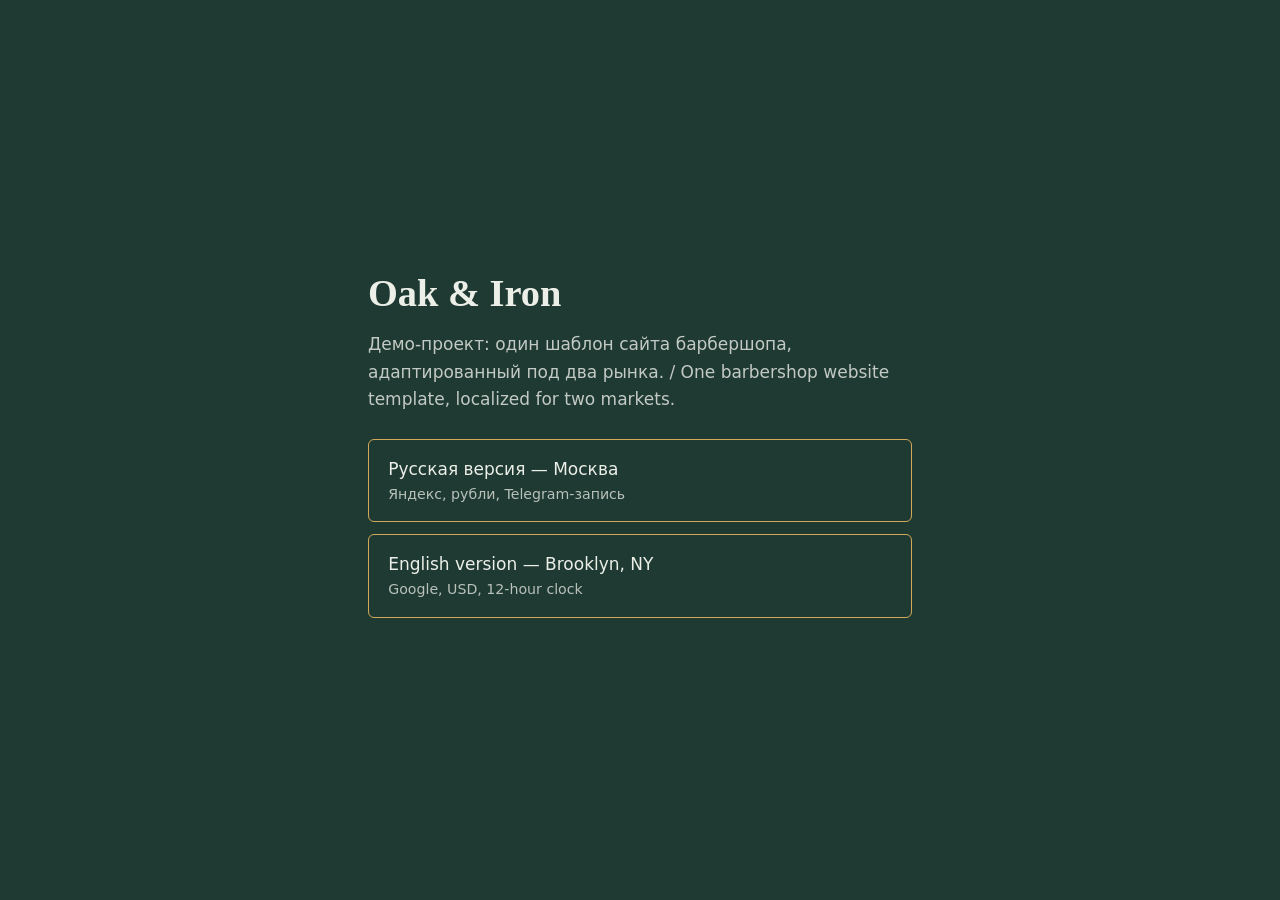
<file: index.html>
<!DOCTYPE html>
<html lang="ru">
<head>
<meta charset="utf-8">
<meta name="viewport" content="width=device-width, initial-scale=1">
<title>Oak &amp; Iron — демо сайта барбершопа / barbershop website demo</title>
<meta name="robots" content="noindex, follow">
<link rel="icon" href="assets/favicon.svg" type="image/svg+xml">
<style>
body{margin:0;min-height:100vh;display:grid;place-items:center;background:#1E3A32;color:#ECEEE8;font:17px/1.6 system-ui,sans-serif}
main{padding:2rem;max-width:34rem}
h1{font-family:"Palatino Linotype",Palatino,Georgia,serif;font-size:2.4rem;line-height:1.15;margin:0 0 1rem}
p{margin:0 0 1.6rem;color:rgba(236,238,232,.8)}
a{display:block;margin:.7rem 0;padding:1rem 1.2rem;border:1.5px solid #D2A85A;border-radius:6px;color:#ECEEE8;text-decoration:none}
a:hover,a:focus-visible{background:#D2A85A;color:#142822}
small{display:block;color:inherit;opacity:.75}
</style>
</head>
<body>
<main>
<h1>Oak &amp; Iron</h1>
<p>Демо-проект: один шаблон сайта барбершопа, адаптированный под два рынка. / One barbershop website template, localized for two markets.</p>
<a href="ru/">Русская версия — Москва<small>Яндекс, рубли, Telegram-запись</small></a>
<a href="en/">English version — Brooklyn, NY<small>Google, USD, 12-hour clock</small></a>
</main>
</body>
</html>
</file>
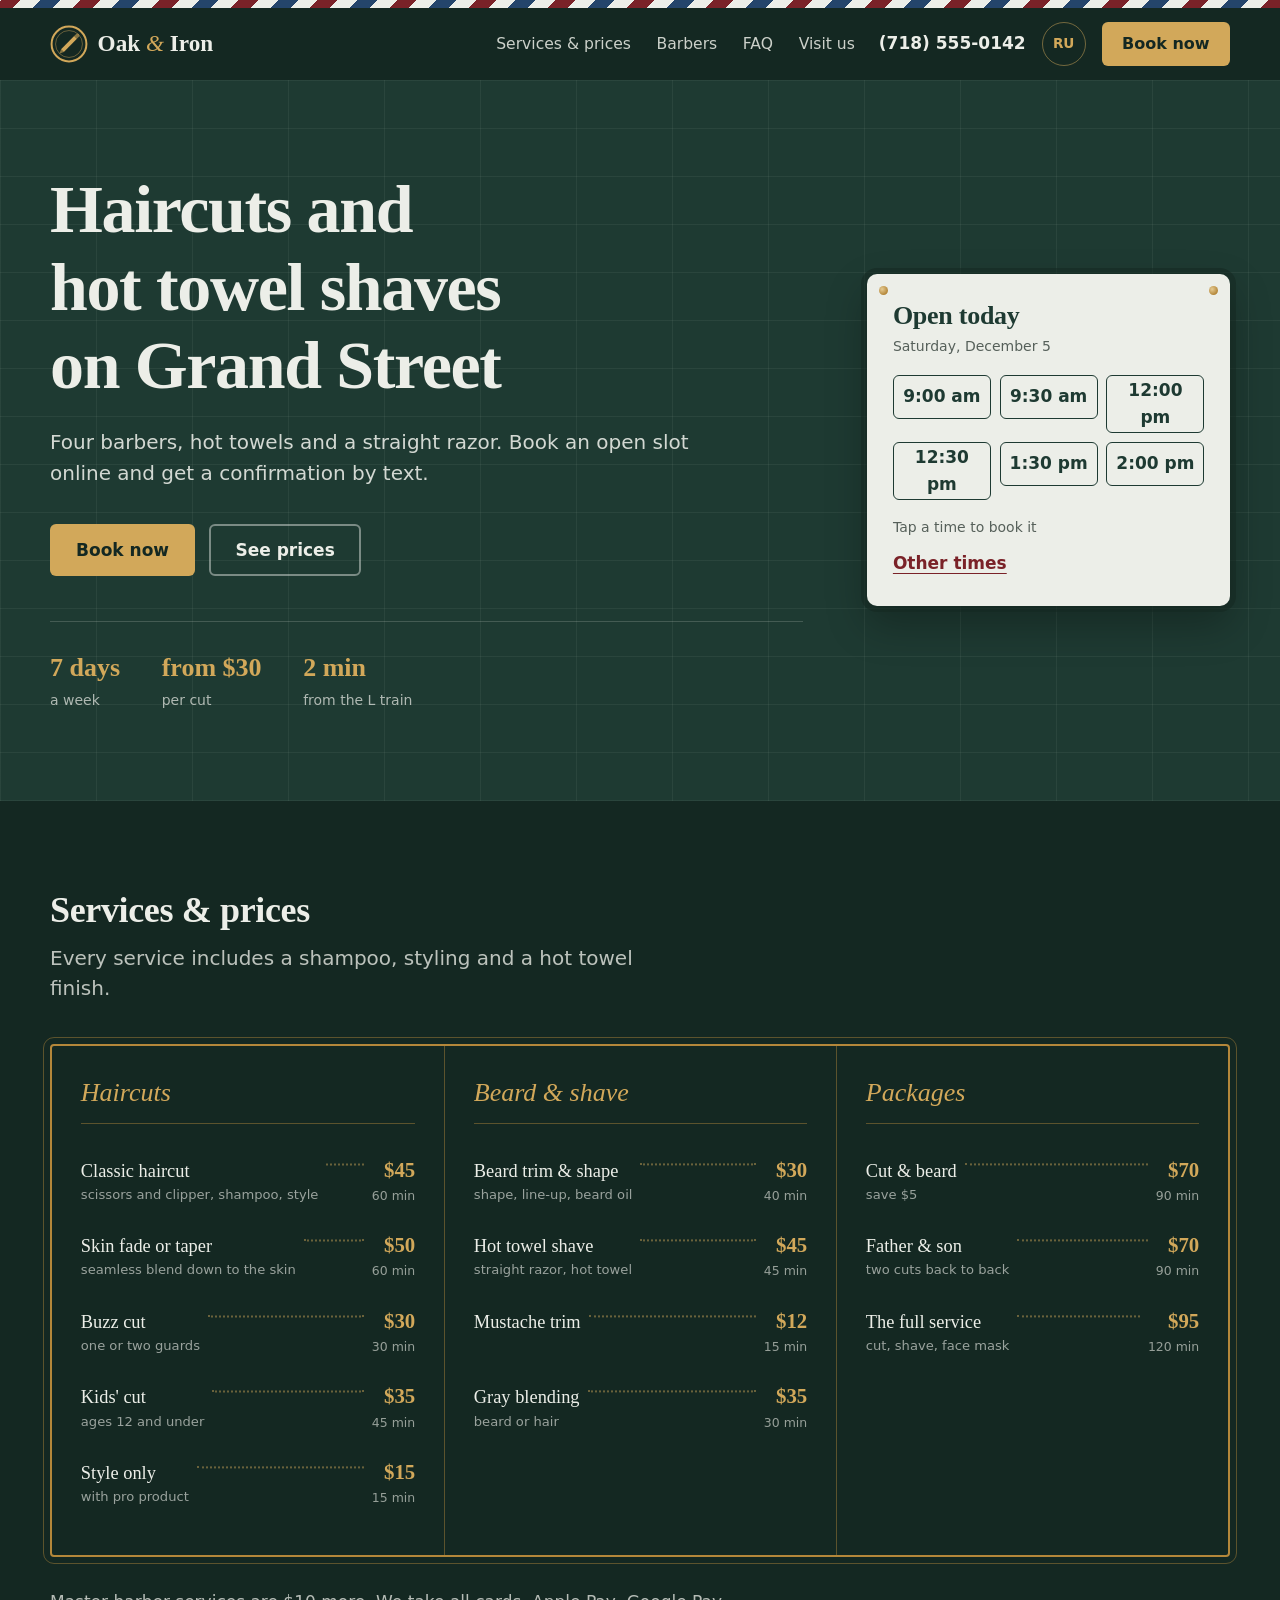
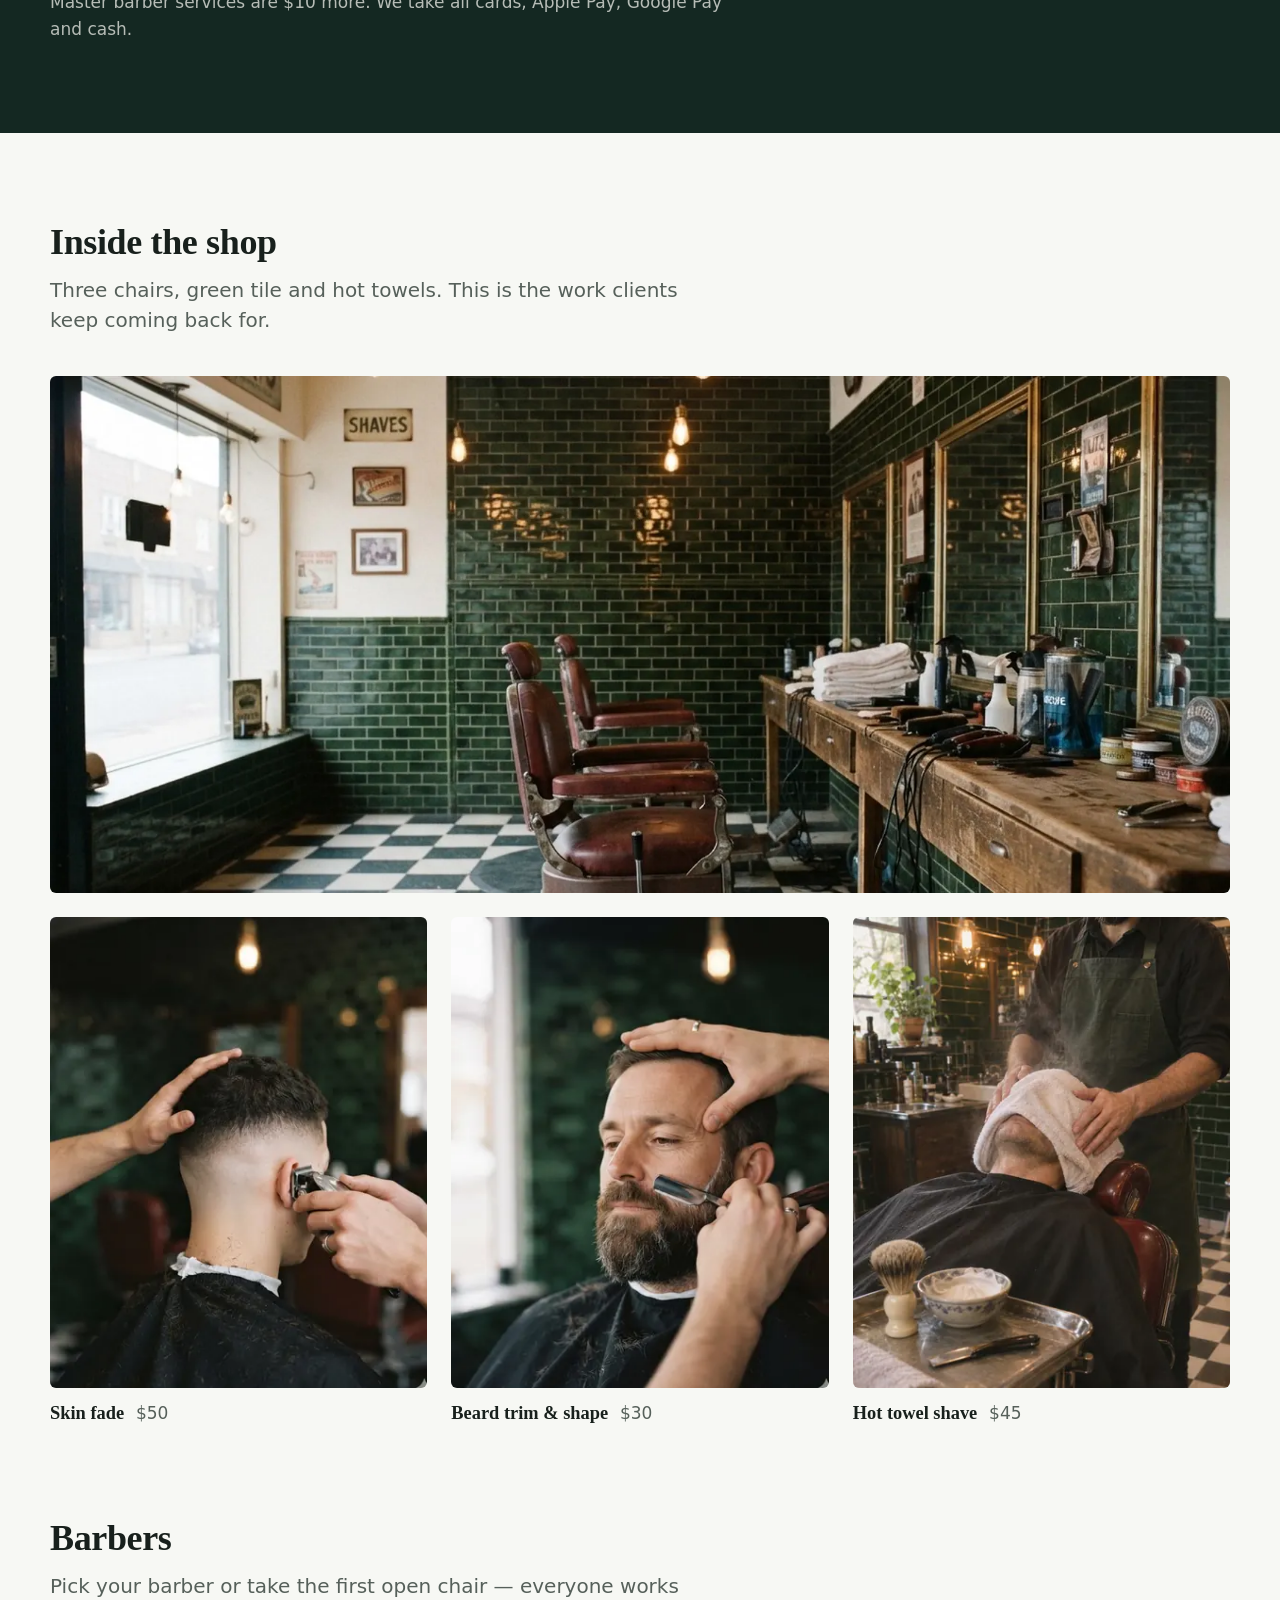
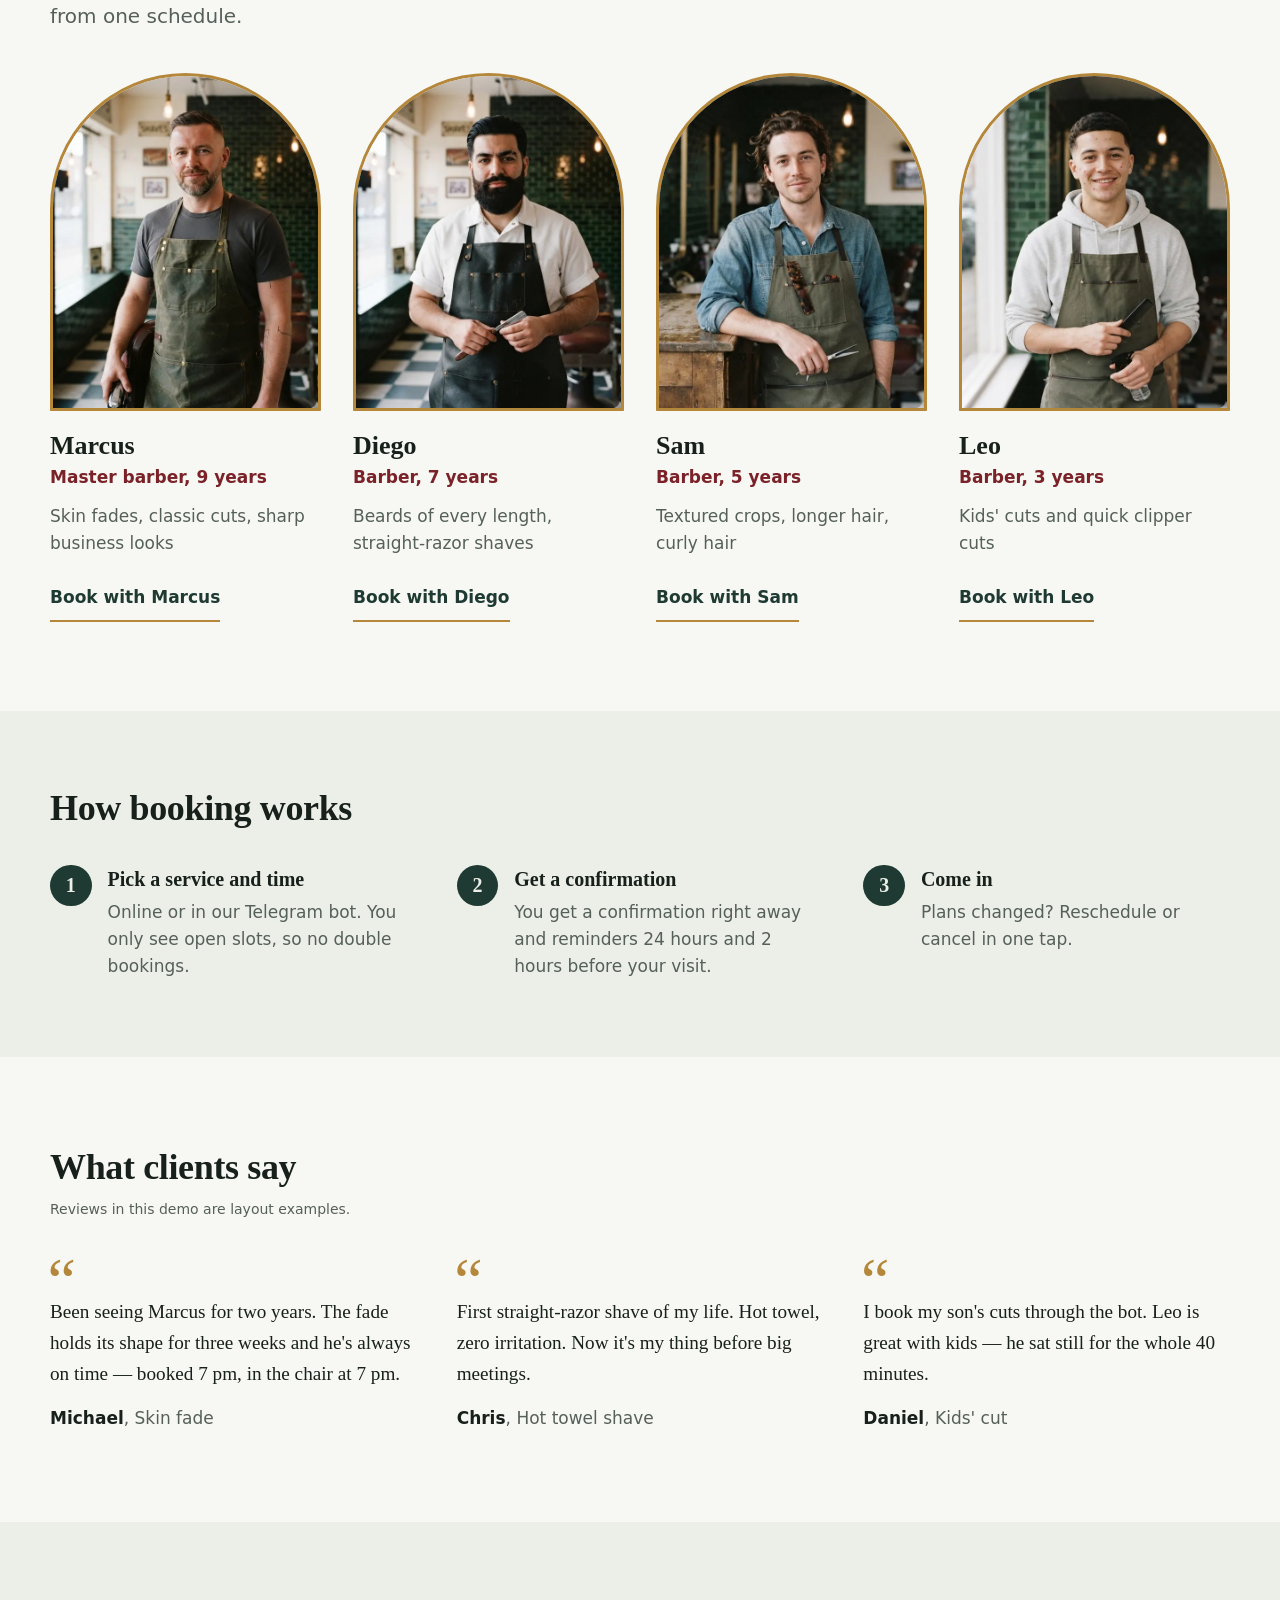
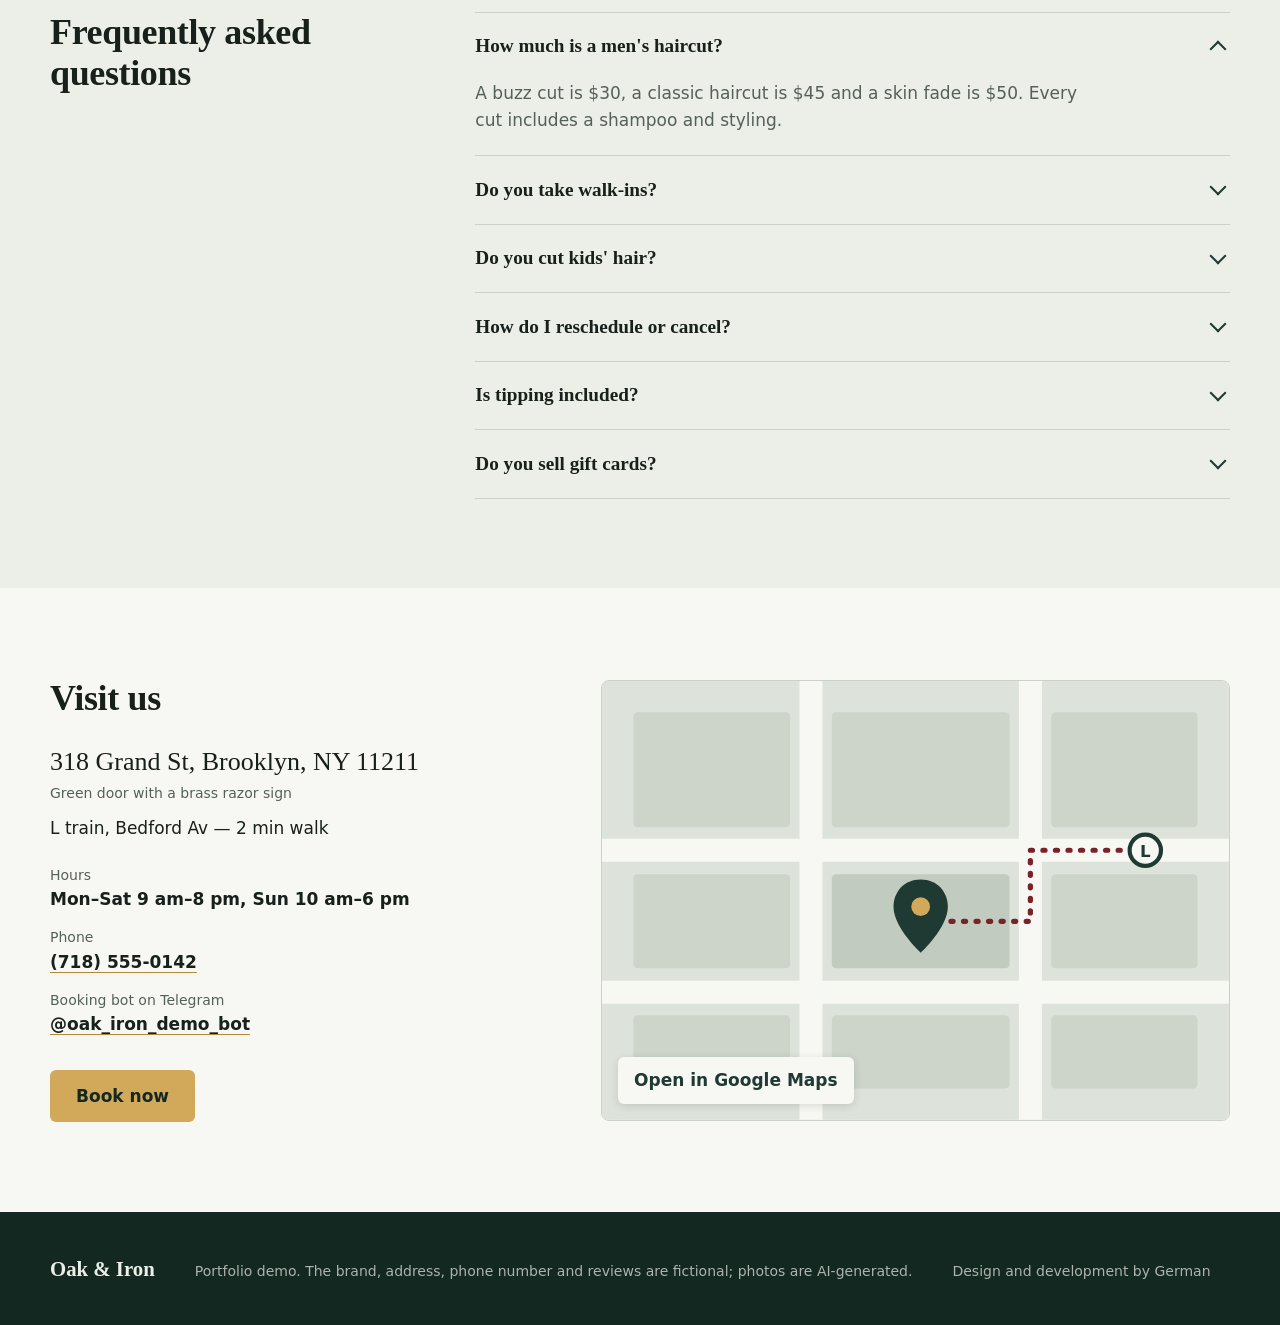
<file: en/index.html>
<!DOCTYPE html>
<html lang="en">
<head>
<meta charset="utf-8">
<meta name="viewport" content="width=device-width, initial-scale=1">
<title>Oak &amp; Iron Barbershop in Williamsburg, Brooklyn — Haircuts &amp; Hot Towel Shaves</title>
<meta name="description" content="Men&#39;s haircuts from $30, skin fades, beard trims and straight-razor hot towel shaves on Grand St, Williamsburg. Open 7 days. Book online in under a minute.">
<link rel="canonical" href="https://kislxta.github.io/oak-iron-barbershop/en/">
<meta name="robots" content="index, follow, max-image-preview:large">
<meta name="theme-color" content="#1E3A32">
<meta name="format-detection" content="telephone=no">



<meta property="og:type" content="website">
<meta property="og:locale" content="en_US">
<meta property="og:site_name" content="Oak &amp; Iron Barbershop">
<meta property="og:title" content="Oak &amp; Iron Barbershop — Williamsburg, Brooklyn">
<meta property="og:description" content="Fades, classic cuts, beard work and straight-razor shaves. Book an open slot online.">
<meta property="og:url" content="https://kislxta.github.io/oak-iron-barbershop/en/">
<meta property="og:image" content="https://kislxta.github.io/oak-iron-barbershop/assets/og-en.png">
<meta property="og:image:width" content="1200">
<meta property="og:image:height" content="630">
<meta name="twitter:card" content="summary_large_image">
<link rel="icon" href="../assets/favicon.svg" type="image/svg+xml">
<link rel="apple-touch-icon" href="../assets/apple-touch-icon.png">
<link rel="stylesheet" href="../assets/style.css">
<script type="application/ld+json">{
 "@context": "https://schema.org",
 "@type": "HairSalon",
 "@id": "https://kislxta.github.io/oak-iron-barbershop/en/#business",
 "name": "Oak & Iron Barbershop",
 "description": "Men's haircuts from $30, skin fades, beard trims and straight-razor hot towel shaves on Grand St, Williamsburg. Open 7 days. Book online in under a minute.",
 "url": "https://kislxta.github.io/oak-iron-barbershop/en/",
 "image": "https://kislxta.github.io/oak-iron-barbershop/assets/og-en.png",
 "logo": "https://kislxta.github.io/oak-iron-barbershop/assets/apple-touch-icon.png",
 "telephone": "+17185550142",
 "priceRange": "$$",
 "currenciesAccepted": "USD",
 "paymentAccepted": "Credit card, Apple Pay, Google Pay, cash",
 "areaServed": "Williamsburg, Brooklyn",
 "address": {
  "@type": "PostalAddress",
  "streetAddress": "318 Grand St",
  "addressLocality": "Brooklyn",
  "addressRegion": "NY",
  "postalCode": "11211",
  "addressCountry": "US"
 },
 "geo": {
  "@type": "GeoCoordinates",
  "latitude": 40.7136,
  "longitude": -73.9586
 },
 "openingHoursSpecification": [
  {
   "@type": "OpeningHoursSpecification",
   "dayOfWeek": [
    "Monday",
    "Tuesday",
    "Wednesday",
    "Thursday",
    "Friday",
    "Saturday"
   ],
   "opens": "09:00",
   "closes": "20:00"
  },
  {
   "@type": "OpeningHoursSpecification",
   "dayOfWeek": [
    "Sunday"
   ],
   "opens": "10:00",
   "closes": "18:00"
  }
 ],
 "hasOfferCatalog": {
  "@type": "OfferCatalog",
  "name": "Services & prices",
  "itemListElement": [
   {
    "@type": "Offer",
    "price": "45",
    "priceCurrency": "USD",
    "itemOffered": {
     "@type": "Service",
     "name": "Classic haircut",
     "description": "scissors and clipper, shampoo, style"
    }
   },
   {
    "@type": "Offer",
    "price": "50",
    "priceCurrency": "USD",
    "itemOffered": {
     "@type": "Service",
     "name": "Skin fade or taper",
     "description": "seamless blend down to the skin"
    }
   },
   {
    "@type": "Offer",
    "price": "30",
    "priceCurrency": "USD",
    "itemOffered": {
     "@type": "Service",
     "name": "Buzz cut",
     "description": "one or two guards"
    }
   },
   {
    "@type": "Offer",
    "price": "35",
    "priceCurrency": "USD",
    "itemOffered": {
     "@type": "Service",
     "name": "Kids' cut",
     "description": "ages 12 and under"
    }
   },
   {
    "@type": "Offer",
    "price": "15",
    "priceCurrency": "USD",
    "itemOffered": {
     "@type": "Service",
     "name": "Style only",
     "description": "with pro product"
    }
   },
   {
    "@type": "Offer",
    "price": "30",
    "priceCurrency": "USD",
    "itemOffered": {
     "@type": "Service",
     "name": "Beard trim & shape",
     "description": "shape, line-up, beard oil"
    }
   },
   {
    "@type": "Offer",
    "price": "45",
    "priceCurrency": "USD",
    "itemOffered": {
     "@type": "Service",
     "name": "Hot towel shave",
     "description": "straight razor, hot towel"
    }
   },
   {
    "@type": "Offer",
    "price": "12",
    "priceCurrency": "USD",
    "itemOffered": {
     "@type": "Service",
     "name": "Mustache trim",
     "description": "Beard & shave"
    }
   },
   {
    "@type": "Offer",
    "price": "35",
    "priceCurrency": "USD",
    "itemOffered": {
     "@type": "Service",
     "name": "Gray blending",
     "description": "beard or hair"
    }
   },
   {
    "@type": "Offer",
    "price": "70",
    "priceCurrency": "USD",
    "itemOffered": {
     "@type": "Service",
     "name": "Cut & beard",
     "description": "save $5"
    }
   },
   {
    "@type": "Offer",
    "price": "70",
    "priceCurrency": "USD",
    "itemOffered": {
     "@type": "Service",
     "name": "Father & son",
     "description": "two cuts back to back"
    }
   },
   {
    "@type": "Offer",
    "price": "95",
    "priceCurrency": "USD",
    "itemOffered": {
     "@type": "Service",
     "name": "The full service",
     "description": "cut, shave, face mask"
    }
   }
  ]
 }
}</script>
<script type="application/ld+json">{
 "@context": "https://schema.org",
 "@type": "FAQPage",
 "mainEntity": [
  {
   "@type": "Question",
   "name": "How much is a men's haircut?",
   "acceptedAnswer": {
    "@type": "Answer",
    "text": "A buzz cut is $30, a classic haircut is $45 and a skin fade is $50. Every cut includes a shampoo and styling."
   }
  },
  {
   "@type": "Question",
   "name": "Do you take walk-ins?",
   "acceptedAnswer": {
    "@type": "Answer",
    "text": "Yes, when a chair is open. Booking online guarantees your time and your barber."
   }
  },
  {
   "@type": "Question",
   "name": "Do you cut kids' hair?",
   "acceptedAnswer": {
    "@type": "Answer",
    "text": "Yes. Kids' cuts (12 and under) are $35, and the Father & son package is two cuts for $70."
   }
  },
  {
   "@type": "Question",
   "name": "How do I reschedule or cancel?",
   "acceptedAnswer": {
    "@type": "Answer",
    "text": "Use the link in your confirmation or tap \"My bookings\" in our bot. Please cancel at least 2 hours ahead."
   }
  },
  {
   "@type": "Question",
   "name": "Is tipping included?",
   "acceptedAnswer": {
    "@type": "Answer",
    "text": "No, tips are not included in our prices. You can tip by card or cash — it all goes to your barber."
   }
  },
  {
   "@type": "Question",
   "name": "Do you sell gift cards?",
   "acceptedAnswer": {
    "@type": "Answer",
    "text": "Yes, in any amount from $40 or for a specific service. Buy them in the shop or get an e-gift card by email."
   }
  }
 ]
}</script>
</head>
<body>
<a class="skip" href="#main">Skip to content</a>
<div class="pole" aria-hidden="true"></div>

<header class="header">
  <div class="wrap header__row">
    <a class="logo" href="./" aria-label="Oak &amp; Iron Barbershop">
      <svg class="logo__mark" viewBox="0 0 48 48" aria-hidden="true"><use href="#mark"/></svg>
      <span class="logo__text">Oak <i>&amp;</i> Iron</span>
    </a>
    <nav class="nav" aria-label="Main">
      <ul>
        <li><a href="#services">Services &amp; prices</a></li><li><a href="#barbers">Barbers</a></li><li><a href="#faq">FAQ</a></li><li><a href="#contacts">Visit us</a></li>
      </ul>
    </nav>
    <div class="header__actions">
      <a class="header__phone" href="tel:+17185550142">(718) 555-0142</a>
      <a class="lang" href="../ru/" title="Russian-market demo of this site (Moscow)" hreflang="ru">RU</a>
      <button class="btn btn--brass" type="button" data-book>Book now</button>
    </div>
  </div>
</header>

<main id="main">
  <section class="hero" aria-labelledby="hero-title">
    <div class="wrap hero__grid">
      <div class="hero__copy">
        <h1 id="hero-title">Haircuts and hot towel shaves on Grand Street</h1>
        <p class="hero__lead">Four barbers, hot towels and a straight razor. Book an open slot online and get a confirmation by text.</p>
        <div class="hero__cta">
          <button class="btn btn--brass btn--lg" type="button" data-book>Book now</button>
          <a class="btn btn--ghost btn--lg" href="#services">See prices</a>
        </div>
        <dl class="facts">
          <div><dt>a week</dt><dd>7 days</dd></div><div><dt>per cut</dt><dd>from $30</dd></div><div><dt>from the L train</dt><dd>2 min</dd></div>
        </dl>
      </div>
      <aside class="slots" aria-labelledby="slots-title">
        <div class="slots__plate">
          <h2 class="slots__title" id="slots-title" data-slots-title>Open today</h2>
          <p class="slots__date" data-slots-date></p>
          <ul class="slots__list" data-slots-list></ul>
          <p class="slots__note">Tap a time to book it</p>
          <button class="slots__more" type="button" data-book>Other times</button>
        </div>
      </aside>
    </div>
  </section>

  <section class="board" id="services" aria-labelledby="services-title">
    <div class="wrap">
      <div class="section-head section-head--light">
        <h2 id="services-title">Services &amp; prices</h2>
        <p>Every service includes a shampoo, styling and a hot towel finish.</p>
      </div>
      <div class="board__frame">
        
        <div class="board__group">
          <h3>Haircuts</h3>
          <ul>
            
            <li class="price">
              <span class="price__name">Classic haircut<small>scissors and clipper, shampoo, style</small></span>
              <span class="price__dots" aria-hidden="true"></span>
              <span class="price__value"><b>$45</b><small>60 min</small></span>
            </li>
            
            <li class="price">
              <span class="price__name">Skin fade or taper<small>seamless blend down to the skin</small></span>
              <span class="price__dots" aria-hidden="true"></span>
              <span class="price__value"><b>$50</b><small>60 min</small></span>
            </li>
            
            <li class="price">
              <span class="price__name">Buzz cut<small>one or two guards</small></span>
              <span class="price__dots" aria-hidden="true"></span>
              <span class="price__value"><b>$30</b><small>30 min</small></span>
            </li>
            
            <li class="price">
              <span class="price__name">Kids&#39; cut<small>ages 12 and under</small></span>
              <span class="price__dots" aria-hidden="true"></span>
              <span class="price__value"><b>$35</b><small>45 min</small></span>
            </li>
            
            <li class="price">
              <span class="price__name">Style only<small>with pro product</small></span>
              <span class="price__dots" aria-hidden="true"></span>
              <span class="price__value"><b>$15</b><small>15 min</small></span>
            </li>
            
          </ul>
        </div>
        
        <div class="board__group">
          <h3>Beard &amp; shave</h3>
          <ul>
            
            <li class="price">
              <span class="price__name">Beard trim &amp; shape<small>shape, line-up, beard oil</small></span>
              <span class="price__dots" aria-hidden="true"></span>
              <span class="price__value"><b>$30</b><small>40 min</small></span>
            </li>
            
            <li class="price">
              <span class="price__name">Hot towel shave<small>straight razor, hot towel</small></span>
              <span class="price__dots" aria-hidden="true"></span>
              <span class="price__value"><b>$45</b><small>45 min</small></span>
            </li>
            
            <li class="price">
              <span class="price__name">Mustache trim</span>
              <span class="price__dots" aria-hidden="true"></span>
              <span class="price__value"><b>$12</b><small>15 min</small></span>
            </li>
            
            <li class="price">
              <span class="price__name">Gray blending<small>beard or hair</small></span>
              <span class="price__dots" aria-hidden="true"></span>
              <span class="price__value"><b>$35</b><small>30 min</small></span>
            </li>
            
          </ul>
        </div>
        
        <div class="board__group">
          <h3>Packages</h3>
          <ul>
            
            <li class="price">
              <span class="price__name">Cut &amp; beard<small>save $5</small></span>
              <span class="price__dots" aria-hidden="true"></span>
              <span class="price__value"><b>$70</b><small>90 min</small></span>
            </li>
            
            <li class="price">
              <span class="price__name">Father &amp; son<small>two cuts back to back</small></span>
              <span class="price__dots" aria-hidden="true"></span>
              <span class="price__value"><b>$70</b><small>90 min</small></span>
            </li>
            
            <li class="price">
              <span class="price__name">The full service<small>cut, shave, face mask</small></span>
              <span class="price__dots" aria-hidden="true"></span>
              <span class="price__value"><b>$95</b><small>120 min</small></span>
            </li>
            
          </ul>
        </div>
        
      </div>
      <p class="board__note">Master barber services are $10 more. We take all cards, Apple Pay, Google Pay and cash.</p>
    </div>
  </section>

  <section class="inside" aria-labelledby="inside-title">
    <div class="wrap">
      <div class="section-head">
        <h2 id="inside-title">Inside the shop</h2>
        <p>Three chairs, green tile and hot towels. This is the work clients keep coming back for.</p>
      </div>
      <img class="inside__wide" src="../assets/img/interior.webp" srcset="../assets/img/interior-800.webp 800w, ../assets/img/interior.webp 1600w" sizes="(max-width: 1220px) 100vw, 1180px" width="1600" height="700" loading="lazy" decoding="async" alt="The shop floor: three leather barber chairs, green tile walls and brass-framed mirrors">
      <ul class="inside__works">
        
        <li>
          <figure>
            <img src="../assets/img/work-fade.webp" srcset="../assets/img/work-fade-400.webp 400w, ../assets/img/work-fade.webp 800w" sizes="(max-width: 900px) 100vw, 380px" width="800" height="1000" loading="lazy" decoding="async" alt="Barber blending a skin fade with clippers">
            <figcaption><b>Skin fade</b> $50</figcaption>
          </figure>
        </li>
        
        <li>
          <figure>
            <img src="../assets/img/work-beard.webp" srcset="../assets/img/work-beard-400.webp 400w, ../assets/img/work-beard.webp 800w" sizes="(max-width: 900px) 100vw, 380px" width="800" height="1000" loading="lazy" decoding="async" alt="Barber lining up a client&#39;s beard with a straight razor">
            <figcaption><b>Beard trim &amp; shape</b> $30</figcaption>
          </figure>
        </li>
        
        <li>
          <figure>
            <img src="../assets/img/work-shave.webp" srcset="../assets/img/work-shave-400.webp 400w, ../assets/img/work-shave.webp 800w" sizes="(max-width: 900px) 100vw, 380px" width="800" height="1000" loading="lazy" decoding="async" alt="Client reclined in the chair with a hot towel before a shave">
            <figcaption><b>Hot towel shave</b> $45</figcaption>
          </figure>
        </li>
        
      </ul>
    </div>
  </section>

  <section class="barbers" id="barbers" aria-labelledby="barbers-title">
    <div class="wrap">
      <div class="section-head">
        <h2 id="barbers-title">Barbers</h2>
        <p>Pick your barber or take the first open chair — everyone works from one schedule.</p>
      </div>
      <ul class="barbers__list">
        
        <li class="barber">
          <div class="barber__photo"><img src="../assets/img/barber-1.webp" width="600" height="750" loading="lazy" decoding="async" alt="Marcus, master barber, by his chair holding clippers"></div>
          <h3 class="barber__name">Marcus</h3>
          <p class="barber__role">Master barber, 9 years</p>
          <p class="barber__skills">Skin fades, classic cuts, sharp business looks</p>
          <button class="barber__btn" type="button" data-book data-barber="Marcus">Book with Marcus</button>
        </li>
        
        <li class="barber">
          <div class="barber__photo"><img src="../assets/img/barber-2.webp" width="600" height="750" loading="lazy" decoding="async" alt="Diego, barber, holding a straight razor"></div>
          <h3 class="barber__name">Diego</h3>
          <p class="barber__role">Barber, 7 years</p>
          <p class="barber__skills">Beards of every length, straight-razor shaves</p>
          <button class="barber__btn" type="button" data-book data-barber="Diego">Book with Diego</button>
        </li>
        
        <li class="barber">
          <div class="barber__photo"><img src="../assets/img/barber-3.webp" width="600" height="750" loading="lazy" decoding="async" alt="Sam, barber, with scissors at the counter"></div>
          <h3 class="barber__name">Sam</h3>
          <p class="barber__role">Barber, 5 years</p>
          <p class="barber__skills">Textured crops, longer hair, curly hair</p>
          <button class="barber__btn" type="button" data-book data-barber="Sam">Book with Sam</button>
        </li>
        
        <li class="barber">
          <div class="barber__photo"><img src="../assets/img/barber-4.webp" width="600" height="750" loading="lazy" decoding="async" alt="Leo, barber, with a comb and spray bottle"></div>
          <h3 class="barber__name">Leo</h3>
          <p class="barber__role">Barber, 3 years</p>
          <p class="barber__skills">Kids&#39; cuts and quick clipper cuts</p>
          <button class="barber__btn" type="button" data-book data-barber="Leo">Book with Leo</button>
        </li>
        
      </ul>
    </div>
  </section>

  <section class="steps" aria-labelledby="steps-title">
    <div class="wrap">
      <h2 id="steps-title">How booking works</h2>
      <ol class="steps__list">
        <li><h3>Pick a service and time</h3><p>Online or in our Telegram bot. You only see open slots, so no double bookings.</p></li><li><h3>Get a confirmation</h3><p>You get a confirmation right away and reminders 24 hours and 2 hours before your visit.</p></li><li><h3>Come in</h3><p>Plans changed? Reschedule or cancel in one tap.</p></li>
      </ol>
    </div>
  </section>

  <section class="reviews" aria-labelledby="reviews-title">
    <div class="wrap">
      <div class="section-head">
        <h2 id="reviews-title">What clients say</h2>
        <p>Reviews in this demo are layout examples.</p>
      </div>
      <div class="reviews__list">
        
        <figure class="review">
          <blockquote><p>Been seeing Marcus for two years. The fade holds its shape for three weeks and he&#39;s always on time — booked 7 pm, in the chair at 7 pm.</p></blockquote>
          <figcaption><b>Michael</b>, Skin fade</figcaption>
        </figure>
        
        <figure class="review">
          <blockquote><p>First straight-razor shave of my life. Hot towel, zero irritation. Now it&#39;s my thing before big meetings.</p></blockquote>
          <figcaption><b>Chris</b>, Hot towel shave</figcaption>
        </figure>
        
        <figure class="review">
          <blockquote><p>I book my son&#39;s cuts through the bot. Leo is great with kids — he sat still for the whole 40 minutes.</p></blockquote>
          <figcaption><b>Daniel</b>, Kids&#39; cut</figcaption>
        </figure>
        
      </div>
    </div>
  </section>

  <section class="faq" id="faq" aria-labelledby="faq-title">
    <div class="wrap faq__grid">
      <h2 id="faq-title">Frequently asked questions</h2>
      <div class="faq__list">
        
        <details open>
          <summary>How much is a men&#39;s haircut?</summary>
          <p>A buzz cut is $30, a classic haircut is $45 and a skin fade is $50. Every cut includes a shampoo and styling.</p>
        </details>
        
        <details>
          <summary>Do you take walk-ins?</summary>
          <p>Yes, when a chair is open. Booking online guarantees your time and your barber.</p>
        </details>
        
        <details>
          <summary>Do you cut kids&#39; hair?</summary>
          <p>Yes. Kids&#39; cuts (12 and under) are $35, and the Father &amp; son package is two cuts for $70.</p>
        </details>
        
        <details>
          <summary>How do I reschedule or cancel?</summary>
          <p>Use the link in your confirmation or tap &#34;My bookings&#34; in our bot. Please cancel at least 2 hours ahead.</p>
        </details>
        
        <details>
          <summary>Is tipping included?</summary>
          <p>No, tips are not included in our prices. You can tip by card or cash — it all goes to your barber.</p>
        </details>
        
        <details>
          <summary>Do you sell gift cards?</summary>
          <p>Yes, in any amount from $40 or for a specific service. Buy them in the shop or get an e-gift card by email.</p>
        </details>
        
      </div>
    </div>
  </section>

  <section class="contacts" id="contacts" aria-labelledby="contacts-title">
    <div class="wrap contacts__grid">
      <div class="contacts__info">
        <h2 id="contacts-title">Visit us</h2>
        <address>
          <p class="contacts__address">318 Grand St, Brooklyn, NY 11211<small>Green door with a brass razor sign</small></p>
          <p>L train, Bedford Av — 2 min walk</p>
          <dl>
            <div><dt>Hours</dt><dd>Mon–Sat 9 am–8 pm, Sun 10 am–6 pm</dd></div>
            <div><dt>Phone</dt><dd><a href="tel:+17185550142">(718) 555-0142</a></dd></div>
            <div><dt>Booking bot on Telegram</dt><dd><a href="https://t.me/" data-tg-link rel="noopener">@oak_iron_demo_bot</a></dd></div>
          </dl>
        </address>
        <button class="btn btn--brass btn--lg" type="button" data-book>Book now</button>
      </div>
      <a class="map" href="https://www.google.com/maps/search/?api=1&amp;query=318+Grand+St+Brooklyn+NY+11211" target="_blank" rel="noopener">
        <svg viewBox="0 0 600 420" role="img" aria-label="Map: the shop is a 2-minute walk from the Bedford Av L station">
          <rect width="600" height="420" fill="#DDE2DA"/>
          <g fill="#CDD4CA"><rect x="30" y="30" width="150" height="110" rx="4"/><rect x="220" y="30" width="170" height="110" rx="4"/><rect x="430" y="30" width="140" height="110" rx="4"/><rect x="30" y="185" width="150" height="90" rx="4"/><rect x="430" y="185" width="140" height="90" rx="4"/><rect x="30" y="320" width="150" height="70" rx="4"/><rect x="220" y="320" width="170" height="70" rx="4"/><rect x="430" y="320" width="140" height="70" rx="4"/></g>
          <rect x="220" y="185" width="170" height="90" rx="4" fill="#C2CBBF"/>
          <g stroke="#F7F8F4" stroke-width="22" fill="none"><path d="M0 162H600"/><path d="M0 298H600"/><path d="M200 0V420"/><path d="M410 0V420"/></g>
          <path d="M520 162 H410 V230 H330" stroke="#7A2228" stroke-width="5" stroke-dasharray="2 10" stroke-linecap="round" fill="none"/>
          <circle cx="520" cy="162" r="15" fill="#F7F8F4" stroke="#1E3A32" stroke-width="4"/>
          <text x="520" y="168" text-anchor="middle" font-family="system-ui, sans-serif" font-size="16" font-weight="700" fill="#1E3A32">L</text>
          <g transform="translate(305 190)"><path d="M0 0C-16 0-26 12-26 26c0 20 26 44 26 44s26-24 26-44C26 12 16 0 0 0z" fill="#1E3A32"/><circle cy="26" r="9" fill="#D2A85A"/></g>
        </svg>
        <span class="map__link">Open in Google Maps</span>
      </a>
    </div>
  </section>
</main>

<footer class="footer">
  <div class="wrap footer__row">
    <p class="footer__brand">Oak &amp; Iron</p>
    <p>Portfolio demo. The brand, address, phone number and reviews are fictional; photos are AI-generated.</p>
    <p>Design and development by German</p>
  </div>
</footer>

<div class="mobile-bar">
  <a class="btn btn--ghost-dark" href="tel:+17185550142">Call</a>
  <button class="btn btn--brass" type="button" data-book>Book now</button>
</div>

<dialog class="booking" id="booking" aria-labelledby="booking-title">
  <form class="booking__form" novalidate data-booking-form>
    <div class="booking__head">
      <h2 id="booking-title">Book online</h2>
      <button class="booking__close" type="button" data-close aria-label="Close">×</button>
    </div>
    <div class="field">
      <label for="b-service">Service</label>
      <select id="b-service" name="service" required>
        <optgroup label="Haircuts"><option value="Classic haircut" data-duration="60">Classic haircut — $45</option><option value="Skin fade or taper" data-duration="60">Skin fade or taper — $50</option><option value="Buzz cut" data-duration="30">Buzz cut — $30</option><option value="Kids&#39; cut" data-duration="45">Kids&#39; cut — $35</option><option value="Style only" data-duration="15">Style only — $15</option></optgroup><optgroup label="Beard &amp; shave"><option value="Beard trim &amp; shape" data-duration="40">Beard trim &amp; shape — $30</option><option value="Hot towel shave" data-duration="45">Hot towel shave — $45</option><option value="Mustache trim" data-duration="15">Mustache trim — $12</option><option value="Gray blending" data-duration="30">Gray blending — $35</option></optgroup><optgroup label="Packages"><option value="Cut &amp; beard" data-duration="90">Cut &amp; beard — $70</option><option value="Father &amp; son" data-duration="90">Father &amp; son — $70</option><option value="The full service" data-duration="120">The full service — $95</option></optgroup>
      </select>
    </div>
    <div class="field">
      <label for="b-barber">Barber</label>
      <select id="b-barber" name="barber">
        <option value="">First available</option>
        <option value="Marcus">Marcus</option><option value="Diego">Diego</option><option value="Sam">Sam</option><option value="Leo">Leo</option>
      </select>
    </div>
    <div class="field-row">
      <div class="field">
        <label for="b-date">Date</label>
        <input id="b-date" name="date" type="date" required>
      </div>
      <div class="field">
        <label for="b-time">Time</label>
        <select id="b-time" name="time" required></select>
      </div>
    </div>
    <div class="field">
      <label for="b-name">Name</label>
      <input id="b-name" name="name" type="text" autocomplete="given-name" required maxlength="60">
      <p class="field__error" id="e-name"></p>
    </div>
    <div class="field">
      <label for="b-phone">Phone</label>
      <input id="b-phone" name="phone" type="tel" inputmode="tel" autocomplete="tel" placeholder="(718) 555-0100" required>
      <p class="field__error" id="e-phone"></p>
    </div>
    <label class="check"><input type="checkbox" name="consent" required> <span>I agree to the privacy policy</span></label>
    <p class="field__error" id="e-consent"></p>
    
    <input class="hp" type="text" name="company" tabindex="-1" autocomplete="off" aria-hidden="true">
    <button class="btn btn--brass btn--lg btn--wide" type="submit">Book now</button>
    <p class="booking__or">or <a href="https://t.me/" data-tg-link rel="noopener">Book in Telegram</a></p>
  </form>
  <div class="booking__done" hidden data-booking-done>
    <svg viewBox="0 0 48 48" aria-hidden="true"><use href="#mark"/></svg>
    <h2>You&#39;re booked</h2>
    <p data-done-text></p>
    <button class="btn btn--brass btn--lg" type="button" data-close>Done</button>
  </div>
</dialog>

<svg width="0" height="0" style="position:absolute" aria-hidden="true">
  <symbol id="mark" viewBox="0 0 48 48">
    <circle cx="24" cy="24" r="22" fill="none" stroke="currentColor" stroke-width="2.5"/>
    <circle cx="24" cy="24" r="17" fill="none" stroke="currentColor" stroke-width="1" opacity=".55"/>
    <path d="M14 30.5 30.5 14l3.5 3.5L17.5 34z" fill="currentColor"/>
    <path d="M30.5 14 34 17.5l2.6-2.6a2.5 2.5 0 0 0-3.5-3.5z" fill="currentColor" opacity=".6"/>
    <path d="M17.5 34 14 30.5l-2.2 5.7z" fill="currentColor" opacity=".6"/>
  </symbol>
</svg>

<script id="i18n" type="application/json">{"lang": "en", "dateLocale": "en-US", "clock12": true, "hours": [[10, 18], [9, 20], [9, 20], [9, 20], [9, 20], [9, 20], [9, 20]], "slots": {"title": "Open today", "tomorrow": "Open tomorrow", "note": "Tap a time to book it", "more": "Other times"}, "errors": {"required": "Please fill in this field", "phone": "Enter a full 10-digit phone number", "consent": "Please accept the privacy policy"}, "doneText": "See you on {date} at {time}. This is a demo: on a live site the booking goes straight to the shop and you get a text confirmation.", "telegram": "", "metrikaId": null}</script>
<script src="../assets/main.js" defer></script>

</body>
</html>
</file>
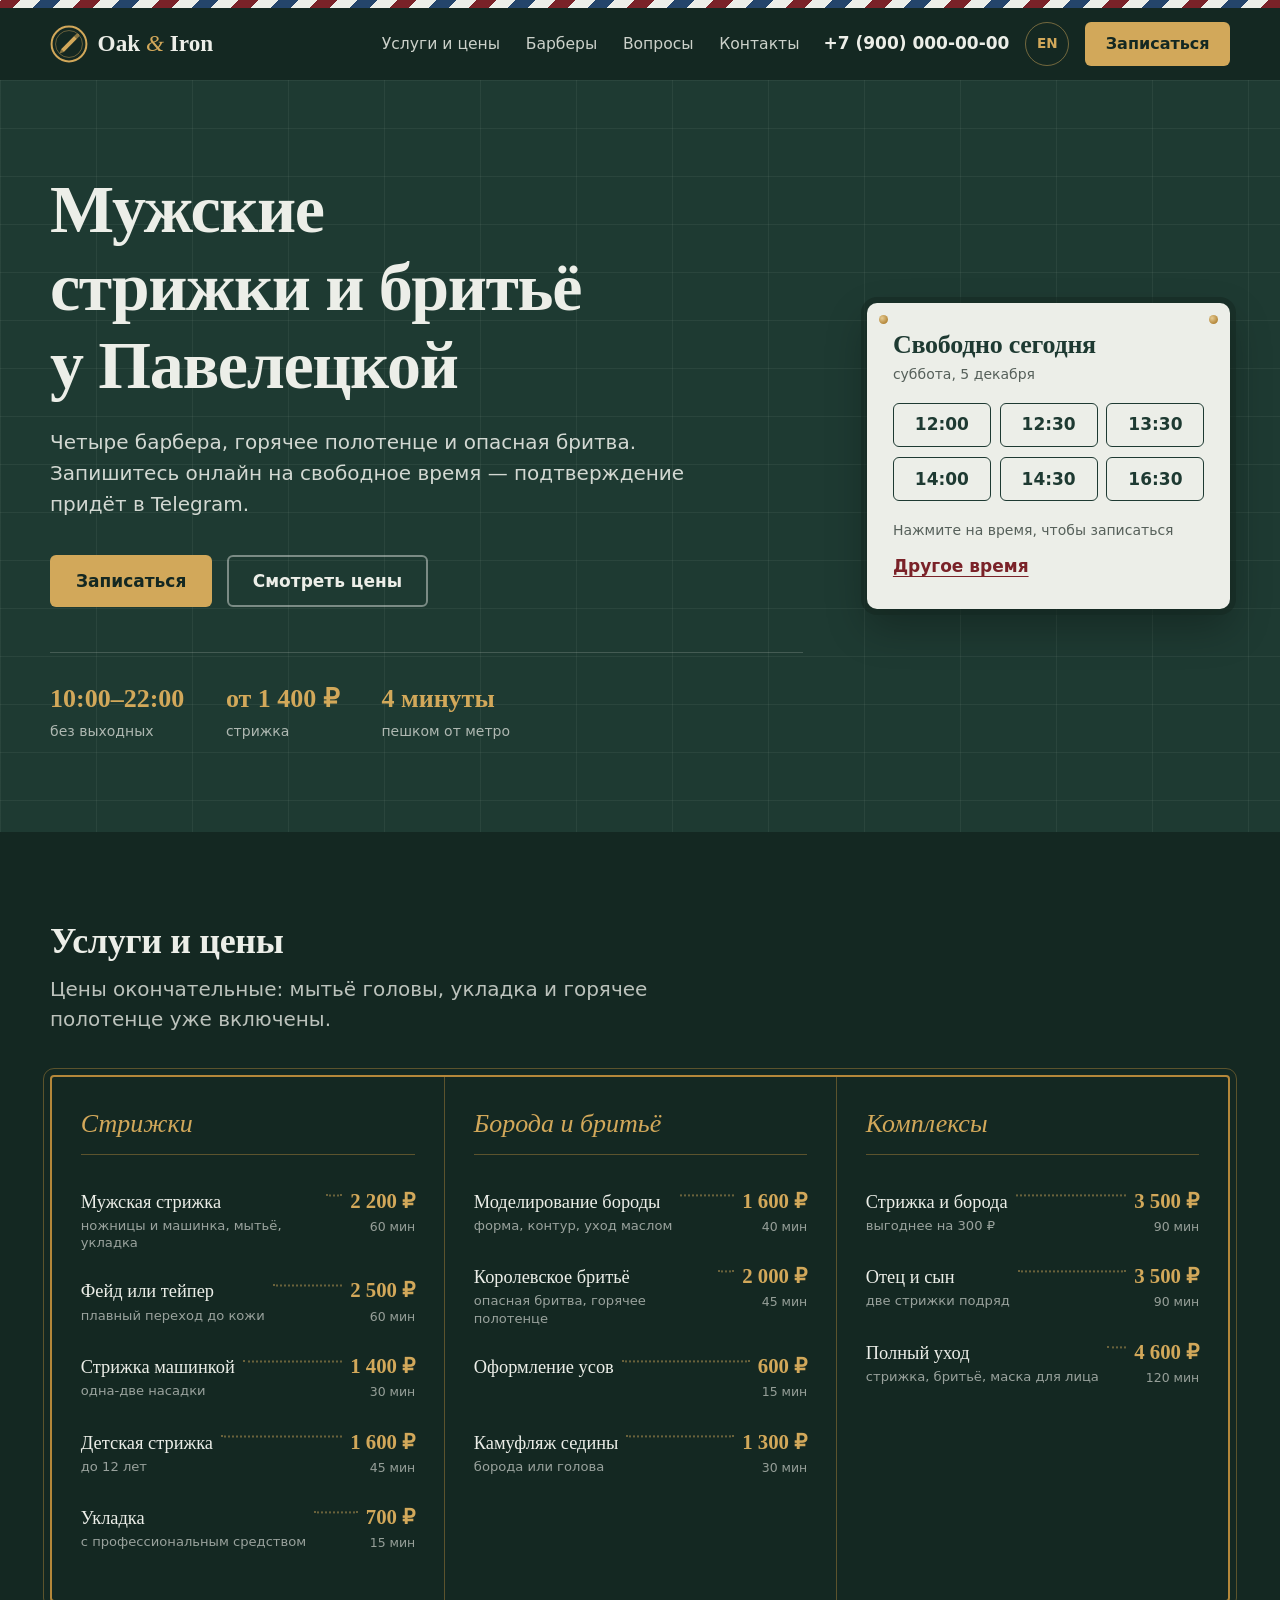
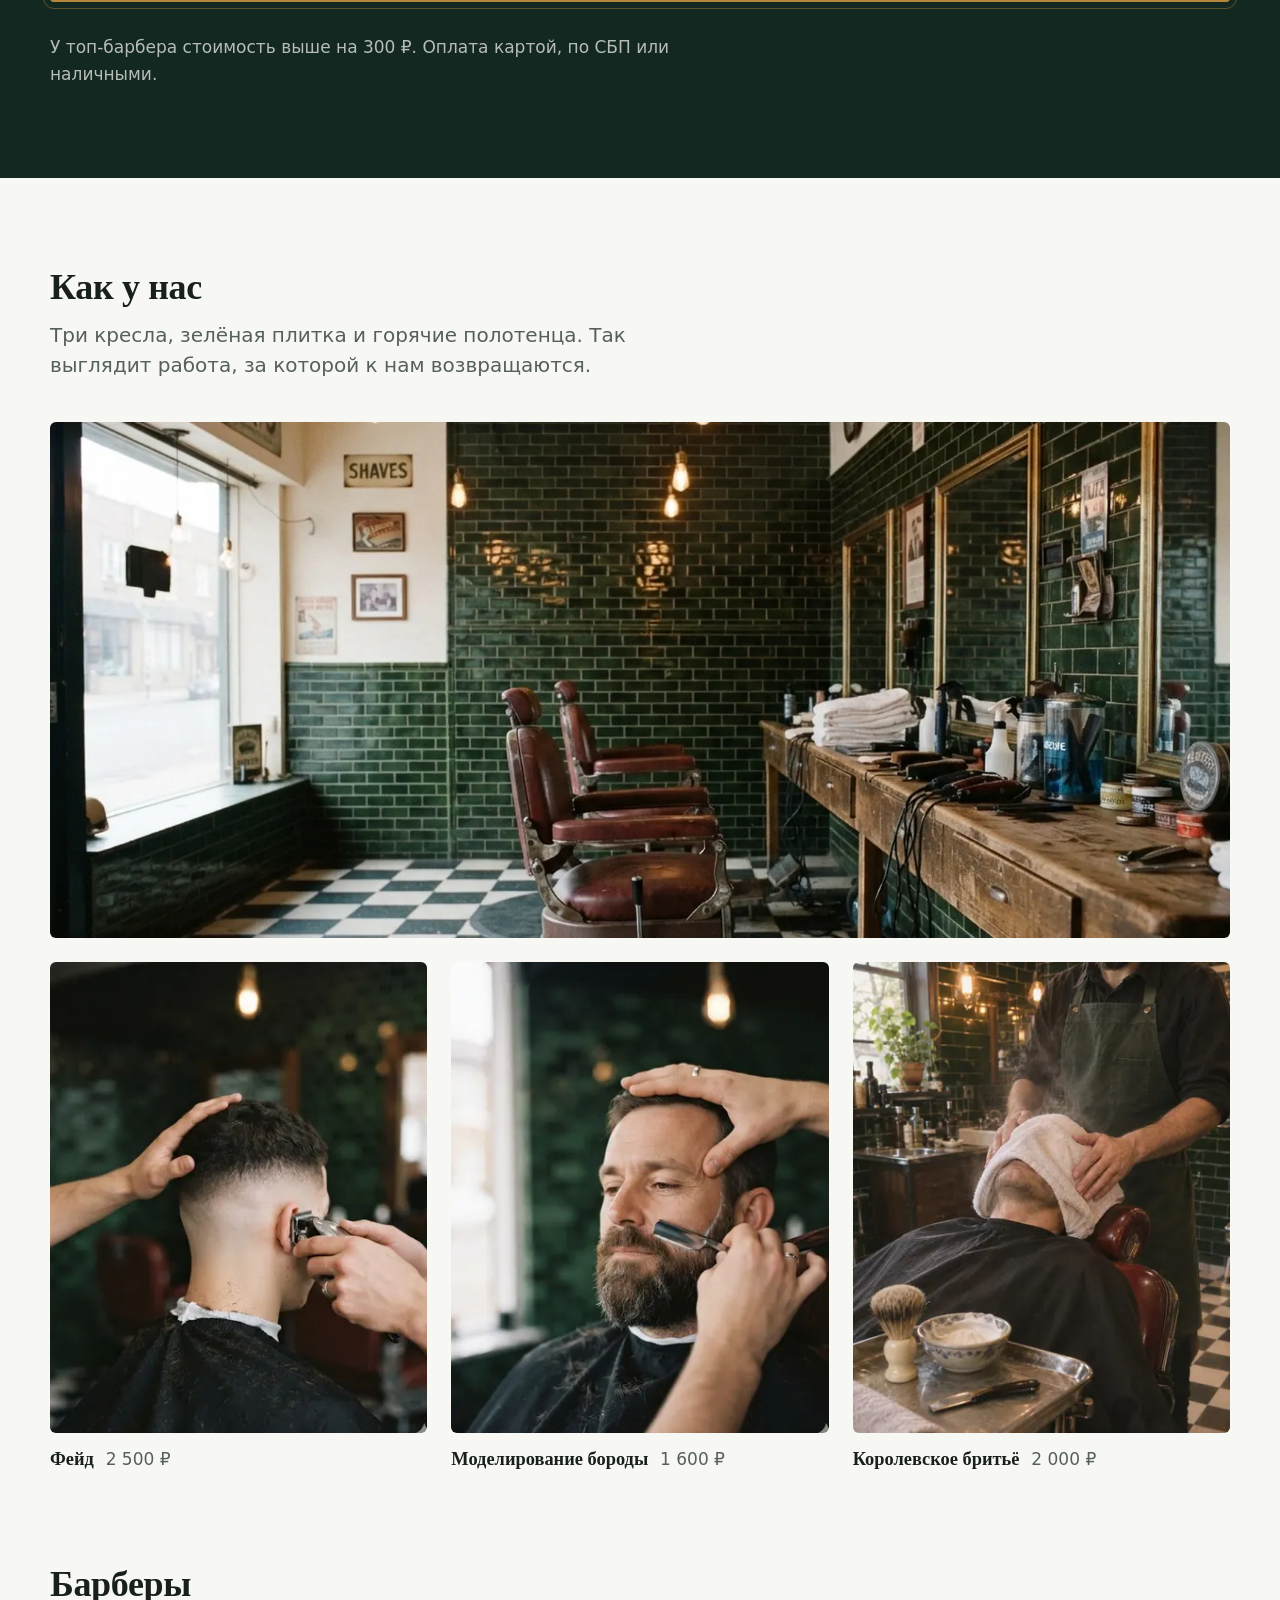
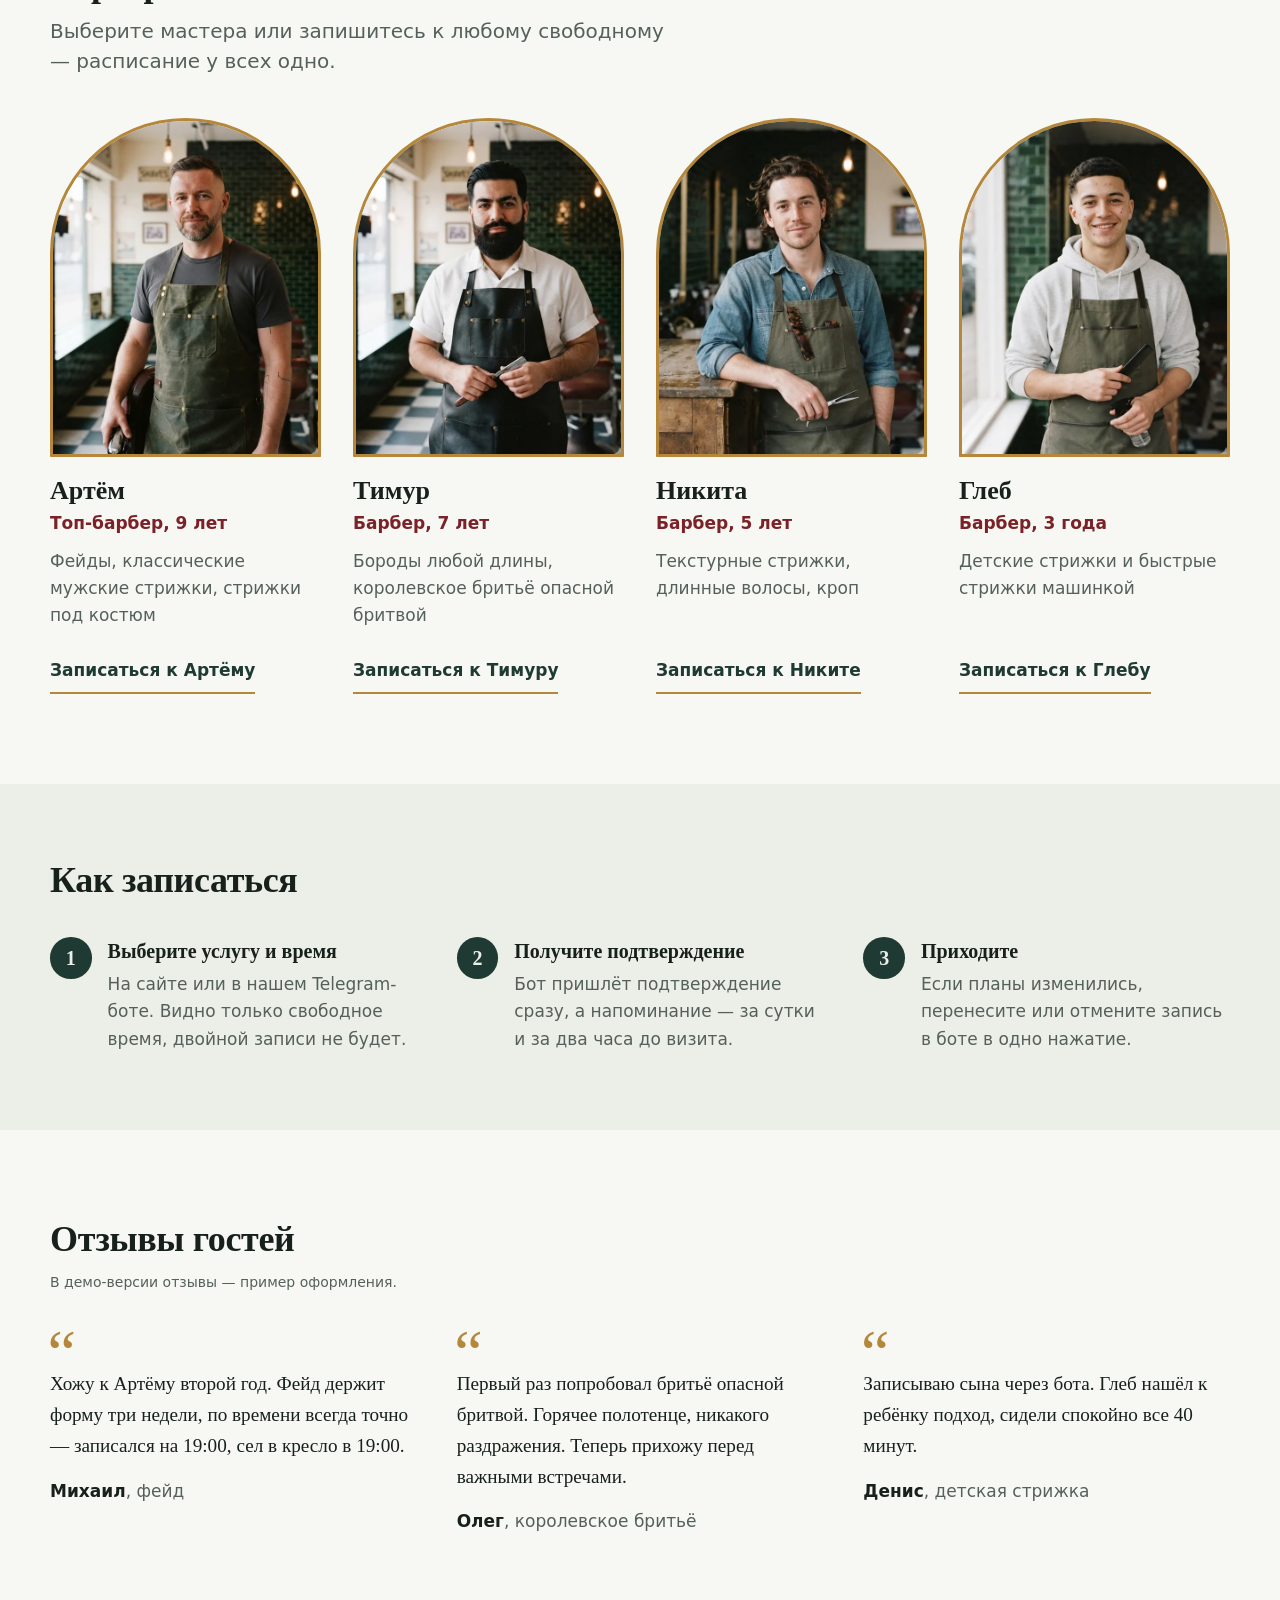
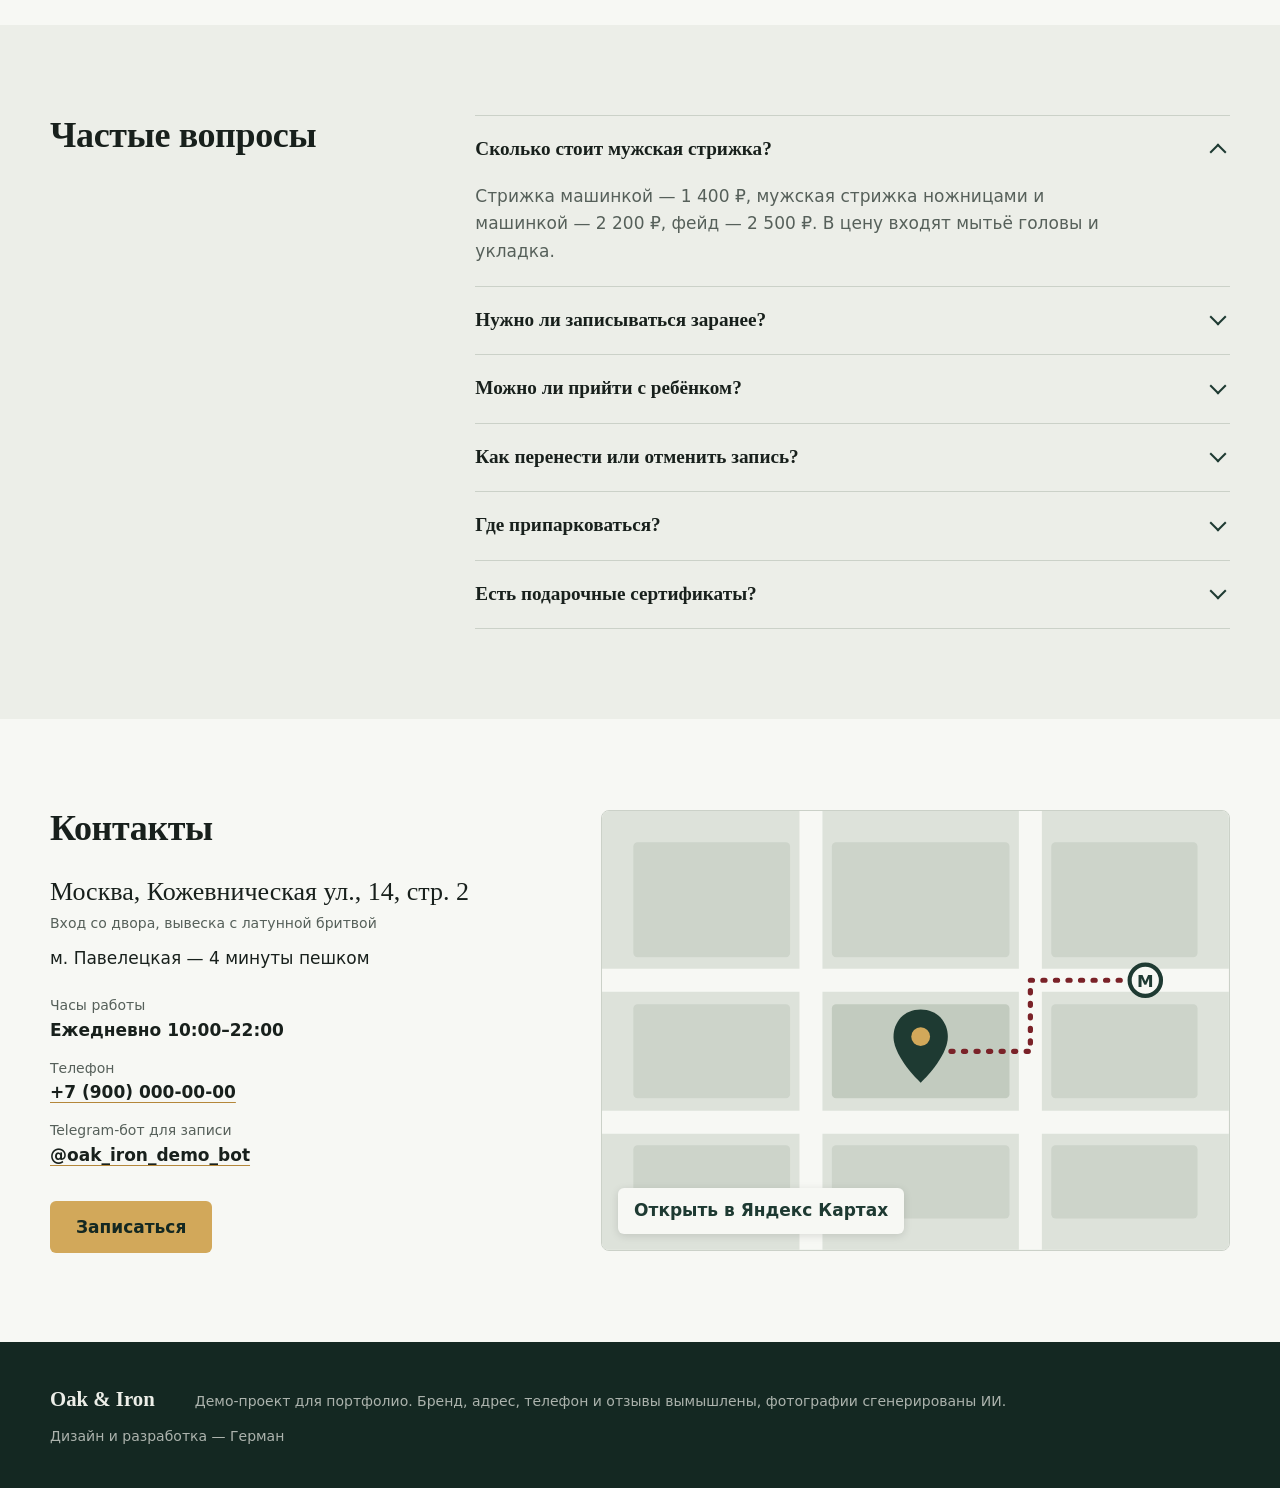
<file: ru/index.html>
<!DOCTYPE html>
<html lang="ru">
<head>
<meta charset="utf-8">
<meta name="viewport" content="width=device-width, initial-scale=1">
<title>Барбершоп Oak &amp; Iron у Павелецкой — мужские стрижки и бритьё в Москве</title>
<meta name="description" content="Мужские стрижки от 1 400 ₽, фейды, оформление бороды и королевское бритьё опасной бритвой. Барбершоп у метро Павелецкая, ежедневно 10:00–22:00. Онлайн-запись за минуту.">
<link rel="canonical" href="https://kislxta.github.io/oak-iron-barbershop/ru/">
<meta name="robots" content="index, follow, max-image-preview:large">
<meta name="theme-color" content="#1E3A32">
<meta name="format-detection" content="telephone=no">



<meta property="og:type" content="website">
<meta property="og:locale" content="ru_RU">
<meta property="og:site_name" content="Барбершоп Oak &amp; Iron">
<meta property="og:title" content="Барбершоп Oak &amp; Iron — стрижки и бритьё у Павелецкой">
<meta property="og:description" content="Фейды, классика, бороды и бритьё опасной бритвой. Онлайн-запись на свободное время.">
<meta property="og:url" content="https://kislxta.github.io/oak-iron-barbershop/ru/">
<meta property="og:image" content="https://kislxta.github.io/oak-iron-barbershop/assets/og-ru.png">
<meta property="og:image:width" content="1200">
<meta property="og:image:height" content="630">
<meta name="twitter:card" content="summary_large_image">
<link rel="icon" href="../assets/favicon.svg" type="image/svg+xml">
<link rel="apple-touch-icon" href="../assets/apple-touch-icon.png">
<link rel="stylesheet" href="../assets/style.css">
<script type="application/ld+json">{
 "@context": "https://schema.org",
 "@type": "HairSalon",
 "@id": "https://kislxta.github.io/oak-iron-barbershop/ru/#business",
 "name": "Барбершоп Oak & Iron",
 "description": "Мужские стрижки от 1 400 ₽, фейды, оформление бороды и королевское бритьё опасной бритвой. Барбершоп у метро Павелецкая, ежедневно 10:00–22:00. Онлайн-запись за минуту.",
 "url": "https://kislxta.github.io/oak-iron-barbershop/ru/",
 "image": "https://kislxta.github.io/oak-iron-barbershop/assets/og-ru.png",
 "logo": "https://kislxta.github.io/oak-iron-barbershop/assets/apple-touch-icon.png",
 "telephone": "+79000000000",
 "priceRange": "₽₽",
 "currenciesAccepted": "RUB",
 "paymentAccepted": "Банковская карта, СБП, наличные",
 "areaServed": "Москва",
 "address": {
  "@type": "PostalAddress",
  "streetAddress": "Кожевническая ул., 14, стр. 2",
  "addressLocality": "Москва",
  "addressRegion": "Москва",
  "postalCode": "115114",
  "addressCountry": "RU"
 },
 "geo": {
  "@type": "GeoCoordinates",
  "latitude": 55.7296,
  "longitude": 37.6461
 },
 "openingHoursSpecification": [
  {
   "@type": "OpeningHoursSpecification",
   "dayOfWeek": [
    "Monday",
    "Tuesday",
    "Wednesday",
    "Thursday",
    "Friday",
    "Saturday",
    "Sunday"
   ],
   "opens": "10:00",
   "closes": "22:00"
  }
 ],
 "hasOfferCatalog": {
  "@type": "OfferCatalog",
  "name": "Услуги и цены",
  "itemListElement": [
   {
    "@type": "Offer",
    "price": "2200",
    "priceCurrency": "RUB",
    "itemOffered": {
     "@type": "Service",
     "name": "Мужская стрижка",
     "description": "ножницы и машинка, мытьё, укладка"
    }
   },
   {
    "@type": "Offer",
    "price": "2500",
    "priceCurrency": "RUB",
    "itemOffered": {
     "@type": "Service",
     "name": "Фейд или тейпер",
     "description": "плавный переход до кожи"
    }
   },
   {
    "@type": "Offer",
    "price": "1400",
    "priceCurrency": "RUB",
    "itemOffered": {
     "@type": "Service",
     "name": "Стрижка машинкой",
     "description": "одна-две насадки"
    }
   },
   {
    "@type": "Offer",
    "price": "1600",
    "priceCurrency": "RUB",
    "itemOffered": {
     "@type": "Service",
     "name": "Детская стрижка",
     "description": "до 12 лет"
    }
   },
   {
    "@type": "Offer",
    "price": "700",
    "priceCurrency": "RUB",
    "itemOffered": {
     "@type": "Service",
     "name": "Укладка",
     "description": "с профессиональным средством"
    }
   },
   {
    "@type": "Offer",
    "price": "1600",
    "priceCurrency": "RUB",
    "itemOffered": {
     "@type": "Service",
     "name": "Моделирование бороды",
     "description": "форма, контур, уход маслом"
    }
   },
   {
    "@type": "Offer",
    "price": "2000",
    "priceCurrency": "RUB",
    "itemOffered": {
     "@type": "Service",
     "name": "Королевское бритьё",
     "description": "опасная бритва, горячее полотенце"
    }
   },
   {
    "@type": "Offer",
    "price": "600",
    "priceCurrency": "RUB",
    "itemOffered": {
     "@type": "Service",
     "name": "Оформление усов",
     "description": "Борода и бритьё"
    }
   },
   {
    "@type": "Offer",
    "price": "1300",
    "priceCurrency": "RUB",
    "itemOffered": {
     "@type": "Service",
     "name": "Камуфляж седины",
     "description": "борода или голова"
    }
   },
   {
    "@type": "Offer",
    "price": "3500",
    "priceCurrency": "RUB",
    "itemOffered": {
     "@type": "Service",
     "name": "Стрижка и борода",
     "description": "выгоднее на 300 ₽"
    }
   },
   {
    "@type": "Offer",
    "price": "3500",
    "priceCurrency": "RUB",
    "itemOffered": {
     "@type": "Service",
     "name": "Отец и сын",
     "description": "две стрижки подряд"
    }
   },
   {
    "@type": "Offer",
    "price": "4600",
    "priceCurrency": "RUB",
    "itemOffered": {
     "@type": "Service",
     "name": "Полный уход",
     "description": "стрижка, бритьё, маска для лица"
    }
   }
  ]
 }
}</script>
<script type="application/ld+json">{
 "@context": "https://schema.org",
 "@type": "FAQPage",
 "mainEntity": [
  {
   "@type": "Question",
   "name": "Сколько стоит мужская стрижка?",
   "acceptedAnswer": {
    "@type": "Answer",
    "text": "Стрижка машинкой — 1 400 ₽, мужская стрижка ножницами и машинкой — 2 200 ₽, фейд — 2 500 ₽. В цену входят мытьё головы и укладка."
   }
  },
  {
   "@type": "Question",
   "name": "Нужно ли записываться заранее?",
   "acceptedAnswer": {
    "@type": "Answer",
    "text": "Лучше записаться онлайн: так вы точно попадёте к нужному мастеру. Если есть свободное окно, примем и без записи."
   }
  },
  {
   "@type": "Question",
   "name": "Можно ли прийти с ребёнком?",
   "acceptedAnswer": {
    "@type": "Answer",
    "text": "Да, детская стрижка до 12 лет стоит 1 600 ₽. Есть комплекс «Отец и сын» — две стрижки подряд за 3 500 ₽."
   }
  },
  {
   "@type": "Question",
   "name": "Как перенести или отменить запись?",
   "acceptedAnswer": {
    "@type": "Answer",
    "text": "В Telegram-боте нажмите «Мои записи» и выберите «Перенести» или «Отменить». Можно и по телефону."
   }
  },
  {
   "@type": "Question",
   "name": "Где припарковаться?",
   "acceptedAnswer": {
    "@type": "Answer",
    "text": "Платная городская парковка на Кожевнической улице, вход в барбершоп со двора. От метро Павелецкая — 4 минуты пешком."
   }
  },
  {
   "@type": "Question",
   "name": "Есть подарочные сертификаты?",
   "acceptedAnswer": {
    "@type": "Answer",
    "text": "Да, на любую сумму от 2 000 ₽ или на конкретную услугу. Оформим в барбершопе или пришлём электронный сертификат."
   }
  }
 ]
}</script>
</head>
<body>
<a class="skip" href="#main">Перейти к содержанию</a>
<div class="pole" aria-hidden="true"></div>

<header class="header">
  <div class="wrap header__row">
    <a class="logo" href="./" aria-label="Барбершоп Oak &amp; Iron">
      <svg class="logo__mark" viewBox="0 0 48 48" aria-hidden="true"><use href="#mark"/></svg>
      <span class="logo__text">Oak <i>&amp;</i> Iron</span>
    </a>
    <nav class="nav" aria-label="Main">
      <ul>
        <li><a href="#services">Услуги и цены</a></li><li><a href="#barbers">Барберы</a></li><li><a href="#faq">Вопросы</a></li><li><a href="#contacts">Контакты</a></li>
      </ul>
    </nav>
    <div class="header__actions">
      <a class="header__phone" href="tel:+79000000000">+7 (900) 000-00-00</a>
      <a class="lang" href="../en/" title="Демо этого сайта для рынка США (Бруклин)" hreflang="en">EN</a>
      <button class="btn btn--brass" type="button" data-book>Записаться</button>
    </div>
  </div>
</header>

<main id="main">
  <section class="hero" aria-labelledby="hero-title">
    <div class="wrap hero__grid">
      <div class="hero__copy">
        <h1 id="hero-title">Мужские стрижки и бритьё у Павелецкой</h1>
        <p class="hero__lead">Четыре барбера, горячее полотенце и опасная бритва. Запишитесь онлайн на свободное время — подтверждение придёт в Telegram.</p>
        <div class="hero__cta">
          <button class="btn btn--brass btn--lg" type="button" data-book>Записаться</button>
          <a class="btn btn--ghost btn--lg" href="#services">Смотреть цены</a>
        </div>
        <dl class="facts">
          <div><dt>без выходных</dt><dd>10:00–22:00</dd></div><div><dt>стрижка</dt><dd>от 1 400 ₽</dd></div><div><dt>пешком от метро</dt><dd>4 минуты</dd></div>
        </dl>
      </div>
      <aside class="slots" aria-labelledby="slots-title">
        <div class="slots__plate">
          <h2 class="slots__title" id="slots-title" data-slots-title>Свободно сегодня</h2>
          <p class="slots__date" data-slots-date></p>
          <ul class="slots__list" data-slots-list></ul>
          <p class="slots__note">Нажмите на время, чтобы записаться</p>
          <button class="slots__more" type="button" data-book>Другое время</button>
        </div>
      </aside>
    </div>
  </section>

  <section class="board" id="services" aria-labelledby="services-title">
    <div class="wrap">
      <div class="section-head section-head--light">
        <h2 id="services-title">Услуги и цены</h2>
        <p>Цены окончательные: мытьё головы, укладка и горячее полотенце уже включены.</p>
      </div>
      <div class="board__frame">
        
        <div class="board__group">
          <h3>Стрижки</h3>
          <ul>
            
            <li class="price">
              <span class="price__name">Мужская стрижка<small>ножницы и машинка, мытьё, укладка</small></span>
              <span class="price__dots" aria-hidden="true"></span>
              <span class="price__value"><b>2 200 ₽</b><small>60 мин</small></span>
            </li>
            
            <li class="price">
              <span class="price__name">Фейд или тейпер<small>плавный переход до кожи</small></span>
              <span class="price__dots" aria-hidden="true"></span>
              <span class="price__value"><b>2 500 ₽</b><small>60 мин</small></span>
            </li>
            
            <li class="price">
              <span class="price__name">Стрижка машинкой<small>одна-две насадки</small></span>
              <span class="price__dots" aria-hidden="true"></span>
              <span class="price__value"><b>1 400 ₽</b><small>30 мин</small></span>
            </li>
            
            <li class="price">
              <span class="price__name">Детская стрижка<small>до 12 лет</small></span>
              <span class="price__dots" aria-hidden="true"></span>
              <span class="price__value"><b>1 600 ₽</b><small>45 мин</small></span>
            </li>
            
            <li class="price">
              <span class="price__name">Укладка<small>с профессиональным средством</small></span>
              <span class="price__dots" aria-hidden="true"></span>
              <span class="price__value"><b>700 ₽</b><small>15 мин</small></span>
            </li>
            
          </ul>
        </div>
        
        <div class="board__group">
          <h3>Борода и бритьё</h3>
          <ul>
            
            <li class="price">
              <span class="price__name">Моделирование бороды<small>форма, контур, уход маслом</small></span>
              <span class="price__dots" aria-hidden="true"></span>
              <span class="price__value"><b>1 600 ₽</b><small>40 мин</small></span>
            </li>
            
            <li class="price">
              <span class="price__name">Королевское бритьё<small>опасная бритва, горячее полотенце</small></span>
              <span class="price__dots" aria-hidden="true"></span>
              <span class="price__value"><b>2 000 ₽</b><small>45 мин</small></span>
            </li>
            
            <li class="price">
              <span class="price__name">Оформление усов</span>
              <span class="price__dots" aria-hidden="true"></span>
              <span class="price__value"><b>600 ₽</b><small>15 мин</small></span>
            </li>
            
            <li class="price">
              <span class="price__name">Камуфляж седины<small>борода или голова</small></span>
              <span class="price__dots" aria-hidden="true"></span>
              <span class="price__value"><b>1 300 ₽</b><small>30 мин</small></span>
            </li>
            
          </ul>
        </div>
        
        <div class="board__group">
          <h3>Комплексы</h3>
          <ul>
            
            <li class="price">
              <span class="price__name">Стрижка и борода<small>выгоднее на 300 ₽</small></span>
              <span class="price__dots" aria-hidden="true"></span>
              <span class="price__value"><b>3 500 ₽</b><small>90 мин</small></span>
            </li>
            
            <li class="price">
              <span class="price__name">Отец и сын<small>две стрижки подряд</small></span>
              <span class="price__dots" aria-hidden="true"></span>
              <span class="price__value"><b>3 500 ₽</b><small>90 мин</small></span>
            </li>
            
            <li class="price">
              <span class="price__name">Полный уход<small>стрижка, бритьё, маска для лица</small></span>
              <span class="price__dots" aria-hidden="true"></span>
              <span class="price__value"><b>4 600 ₽</b><small>120 мин</small></span>
            </li>
            
          </ul>
        </div>
        
      </div>
      <p class="board__note">У топ-барбера стоимость выше на 300 ₽. Оплата картой, по СБП или наличными.</p>
    </div>
  </section>

  <section class="inside" aria-labelledby="inside-title">
    <div class="wrap">
      <div class="section-head">
        <h2 id="inside-title">Как у нас</h2>
        <p>Три кресла, зелёная плитка и горячие полотенца. Так выглядит работа, за которой к нам возвращаются.</p>
      </div>
      <img class="inside__wide" src="../assets/img/interior.webp" srcset="../assets/img/interior-800.webp 800w, ../assets/img/interior.webp 1600w" sizes="(max-width: 1220px) 100vw, 1180px" width="1600" height="700" loading="lazy" decoding="async" alt="Зал барбершопа: три кожаных кресла, зелёная плитка, зеркала в латунных рамах">
      <ul class="inside__works">
        
        <li>
          <figure>
            <img src="../assets/img/work-fade.webp" srcset="../assets/img/work-fade-400.webp 400w, ../assets/img/work-fade.webp 800w" sizes="(max-width: 900px) 100vw, 380px" width="800" height="1000" loading="lazy" decoding="async" alt="Барбер делает фейд машинкой: плавный переход от кожи к коротким волосам">
            <figcaption><b>Фейд</b> 2 500 ₽</figcaption>
          </figure>
        </li>
        
        <li>
          <figure>
            <img src="../assets/img/work-beard.webp" srcset="../assets/img/work-beard-400.webp 400w, ../assets/img/work-beard.webp 800w" sizes="(max-width: 900px) 100vw, 380px" width="800" height="1000" loading="lazy" decoding="async" alt="Барбер опасной бритвой выравнивает контур бороды клиента">
            <figcaption><b>Моделирование бороды</b> 1 600 ₽</figcaption>
          </figure>
        </li>
        
        <li>
          <figure>
            <img src="../assets/img/work-shave.webp" srcset="../assets/img/work-shave-400.webp 400w, ../assets/img/work-shave.webp 800w" sizes="(max-width: 900px) 100vw, 380px" width="800" height="1000" loading="lazy" decoding="async" alt="Клиент в кресле с горячим полотенцем на лице перед бритьём">
            <figcaption><b>Королевское бритьё</b> 2 000 ₽</figcaption>
          </figure>
        </li>
        
      </ul>
    </div>
  </section>

  <section class="barbers" id="barbers" aria-labelledby="barbers-title">
    <div class="wrap">
      <div class="section-head">
        <h2 id="barbers-title">Барберы</h2>
        <p>Выберите мастера или запишитесь к любому свободному — расписание у всех одно.</p>
      </div>
      <ul class="barbers__list">
        
        <li class="barber">
          <div class="barber__photo"><img src="../assets/img/barber-1.webp" width="600" height="750" loading="lazy" decoding="async" alt="Артём, топ-барбер, у своего кресла с машинкой в руке"></div>
          <h3 class="barber__name">Артём</h3>
          <p class="barber__role">Топ-барбер, 9 лет</p>
          <p class="barber__skills">Фейды, классические мужские стрижки, стрижки под костюм</p>
          <button class="barber__btn" type="button" data-book data-barber="Артём">Записаться к Артёму</button>
        </li>
        
        <li class="barber">
          <div class="barber__photo"><img src="../assets/img/barber-2.webp" width="600" height="750" loading="lazy" decoding="async" alt="Тимур, барбер, с опасной бритвой"></div>
          <h3 class="barber__name">Тимур</h3>
          <p class="barber__role">Барбер, 7 лет</p>
          <p class="barber__skills">Бороды любой длины, королевское бритьё опасной бритвой</p>
          <button class="barber__btn" type="button" data-book data-barber="Тимур">Записаться к Тимуру</button>
        </li>
        
        <li class="barber">
          <div class="barber__photo"><img src="../assets/img/barber-3.webp" width="600" height="750" loading="lazy" decoding="async" alt="Никита, барбер, с ножницами у рабочего стола"></div>
          <h3 class="barber__name">Никита</h3>
          <p class="barber__role">Барбер, 5 лет</p>
          <p class="barber__skills">Текстурные стрижки, длинные волосы, кроп</p>
          <button class="barber__btn" type="button" data-book data-barber="Никита">Записаться к Никите</button>
        </li>
        
        <li class="barber">
          <div class="barber__photo"><img src="../assets/img/barber-4.webp" width="600" height="750" loading="lazy" decoding="async" alt="Глеб, барбер, с расчёской и пульверизатором"></div>
          <h3 class="barber__name">Глеб</h3>
          <p class="barber__role">Барбер, 3 года</p>
          <p class="barber__skills">Детские стрижки и быстрые стрижки машинкой</p>
          <button class="barber__btn" type="button" data-book data-barber="Глеб">Записаться к Глебу</button>
        </li>
        
      </ul>
    </div>
  </section>

  <section class="steps" aria-labelledby="steps-title">
    <div class="wrap">
      <h2 id="steps-title">Как записаться</h2>
      <ol class="steps__list">
        <li><h3>Выберите услугу и время</h3><p>На сайте или в нашем Telegram-боте. Видно только свободное время, двойной записи не будет.</p></li><li><h3>Получите подтверждение</h3><p>Бот пришлёт подтверждение сразу, а напоминание — за сутки и за два часа до визита.</p></li><li><h3>Приходите</h3><p>Если планы изменились, перенесите или отмените запись в боте в одно нажатие.</p></li>
      </ol>
    </div>
  </section>

  <section class="reviews" aria-labelledby="reviews-title">
    <div class="wrap">
      <div class="section-head">
        <h2 id="reviews-title">Отзывы гостей</h2>
        <p>В демо-версии отзывы — пример оформления.</p>
      </div>
      <div class="reviews__list">
        
        <figure class="review">
          <blockquote><p>Хожу к Артёму второй год. Фейд держит форму три недели, по времени всегда точно — записался на 19:00, сел в кресло в 19:00.</p></blockquote>
          <figcaption><b>Михаил</b>, фейд</figcaption>
        </figure>
        
        <figure class="review">
          <blockquote><p>Первый раз попробовал бритьё опасной бритвой. Горячее полотенце, никакого раздражения. Теперь прихожу перед важными встречами.</p></blockquote>
          <figcaption><b>Олег</b>, королевское бритьё</figcaption>
        </figure>
        
        <figure class="review">
          <blockquote><p>Записываю сына через бота. Глеб нашёл к ребёнку подход, сидели спокойно все 40 минут.</p></blockquote>
          <figcaption><b>Денис</b>, детская стрижка</figcaption>
        </figure>
        
      </div>
    </div>
  </section>

  <section class="faq" id="faq" aria-labelledby="faq-title">
    <div class="wrap faq__grid">
      <h2 id="faq-title">Частые вопросы</h2>
      <div class="faq__list">
        
        <details open>
          <summary>Сколько стоит мужская стрижка?</summary>
          <p>Стрижка машинкой — 1 400 ₽, мужская стрижка ножницами и машинкой — 2 200 ₽, фейд — 2 500 ₽. В цену входят мытьё головы и укладка.</p>
        </details>
        
        <details>
          <summary>Нужно ли записываться заранее?</summary>
          <p>Лучше записаться онлайн: так вы точно попадёте к нужному мастеру. Если есть свободное окно, примем и без записи.</p>
        </details>
        
        <details>
          <summary>Можно ли прийти с ребёнком?</summary>
          <p>Да, детская стрижка до 12 лет стоит 1 600 ₽. Есть комплекс «Отец и сын» — две стрижки подряд за 3 500 ₽.</p>
        </details>
        
        <details>
          <summary>Как перенести или отменить запись?</summary>
          <p>В Telegram-боте нажмите «Мои записи» и выберите «Перенести» или «Отменить». Можно и по телефону.</p>
        </details>
        
        <details>
          <summary>Где припарковаться?</summary>
          <p>Платная городская парковка на Кожевнической улице, вход в барбершоп со двора. От метро Павелецкая — 4 минуты пешком.</p>
        </details>
        
        <details>
          <summary>Есть подарочные сертификаты?</summary>
          <p>Да, на любую сумму от 2 000 ₽ или на конкретную услугу. Оформим в барбершопе или пришлём электронный сертификат.</p>
        </details>
        
      </div>
    </div>
  </section>

  <section class="contacts" id="contacts" aria-labelledby="contacts-title">
    <div class="wrap contacts__grid">
      <div class="contacts__info">
        <h2 id="contacts-title">Контакты</h2>
        <address>
          <p class="contacts__address">Москва, Кожевническая ул., 14, стр. 2<small>Вход со двора, вывеска с латунной бритвой</small></p>
          <p>м. Павелецкая — 4 минуты пешком</p>
          <dl>
            <div><dt>Часы работы</dt><dd>Ежедневно 10:00–22:00</dd></div>
            <div><dt>Телефон</dt><dd><a href="tel:+79000000000">+7 (900) 000-00-00</a></dd></div>
            <div><dt>Telegram-бот для записи</dt><dd><a href="https://t.me/" data-tg-link rel="noopener">@oak_iron_demo_bot</a></dd></div>
          </dl>
        </address>
        <button class="btn btn--brass btn--lg" type="button" data-book>Записаться</button>
      </div>
      <a class="map" href="https://yandex.ru/maps/?text=Москва%2C%20Кожевническая%20улица%2C%2014" target="_blank" rel="noopener">
        <svg viewBox="0 0 600 420" role="img" aria-label="Схема проезда: барбершоп в 4 минутах от метро Павелецкая">
          <rect width="600" height="420" fill="#DDE2DA"/>
          <g fill="#CDD4CA"><rect x="30" y="30" width="150" height="110" rx="4"/><rect x="220" y="30" width="170" height="110" rx="4"/><rect x="430" y="30" width="140" height="110" rx="4"/><rect x="30" y="185" width="150" height="90" rx="4"/><rect x="430" y="185" width="140" height="90" rx="4"/><rect x="30" y="320" width="150" height="70" rx="4"/><rect x="220" y="320" width="170" height="70" rx="4"/><rect x="430" y="320" width="140" height="70" rx="4"/></g>
          <rect x="220" y="185" width="170" height="90" rx="4" fill="#C2CBBF"/>
          <g stroke="#F7F8F4" stroke-width="22" fill="none"><path d="M0 162H600"/><path d="M0 298H600"/><path d="M200 0V420"/><path d="M410 0V420"/></g>
          <path d="M520 162 H410 V230 H330" stroke="#7A2228" stroke-width="5" stroke-dasharray="2 10" stroke-linecap="round" fill="none"/>
          <circle cx="520" cy="162" r="15" fill="#F7F8F4" stroke="#1E3A32" stroke-width="4"/>
          <text x="520" y="168" text-anchor="middle" font-family="system-ui, sans-serif" font-size="16" font-weight="700" fill="#1E3A32">М</text>
          <g transform="translate(305 190)"><path d="M0 0C-16 0-26 12-26 26c0 20 26 44 26 44s26-24 26-44C26 12 16 0 0 0z" fill="#1E3A32"/><circle cy="26" r="9" fill="#D2A85A"/></g>
        </svg>
        <span class="map__link">Открыть в Яндекс Картах</span>
      </a>
    </div>
  </section>
</main>

<footer class="footer">
  <div class="wrap footer__row">
    <p class="footer__brand">Oak &amp; Iron</p>
    <p>Демо-проект для портфолио. Бренд, адрес, телефон и отзывы вымышлены, фотографии сгенерированы ИИ.</p>
    <p>Дизайн и разработка — Герман</p>
  </div>
</footer>

<div class="mobile-bar">
  <a class="btn btn--ghost-dark" href="tel:+79000000000">Позвонить</a>
  <button class="btn btn--brass" type="button" data-book>Записаться</button>
</div>

<dialog class="booking" id="booking" aria-labelledby="booking-title">
  <form class="booking__form" novalidate data-booking-form>
    <div class="booking__head">
      <h2 id="booking-title">Онлайн-запись</h2>
      <button class="booking__close" type="button" data-close aria-label="Закрыть">×</button>
    </div>
    <div class="field">
      <label for="b-service">Услуга</label>
      <select id="b-service" name="service" required>
        <optgroup label="Стрижки"><option value="Мужская стрижка" data-duration="60">Мужская стрижка — 2 200 ₽</option><option value="Фейд или тейпер" data-duration="60">Фейд или тейпер — 2 500 ₽</option><option value="Стрижка машинкой" data-duration="30">Стрижка машинкой — 1 400 ₽</option><option value="Детская стрижка" data-duration="45">Детская стрижка — 1 600 ₽</option><option value="Укладка" data-duration="15">Укладка — 700 ₽</option></optgroup><optgroup label="Борода и бритьё"><option value="Моделирование бороды" data-duration="40">Моделирование бороды — 1 600 ₽</option><option value="Королевское бритьё" data-duration="45">Королевское бритьё — 2 000 ₽</option><option value="Оформление усов" data-duration="15">Оформление усов — 600 ₽</option><option value="Камуфляж седины" data-duration="30">Камуфляж седины — 1 300 ₽</option></optgroup><optgroup label="Комплексы"><option value="Стрижка и борода" data-duration="90">Стрижка и борода — 3 500 ₽</option><option value="Отец и сын" data-duration="90">Отец и сын — 3 500 ₽</option><option value="Полный уход" data-duration="120">Полный уход — 4 600 ₽</option></optgroup>
      </select>
    </div>
    <div class="field">
      <label for="b-barber">Барбер</label>
      <select id="b-barber" name="barber">
        <option value="">Любой свободный</option>
        <option value="Артём">Артём</option><option value="Тимур">Тимур</option><option value="Никита">Никита</option><option value="Глеб">Глеб</option>
      </select>
    </div>
    <div class="field-row">
      <div class="field">
        <label for="b-date">Дата</label>
        <input id="b-date" name="date" type="date" required>
      </div>
      <div class="field">
        <label for="b-time">Время</label>
        <select id="b-time" name="time" required></select>
      </div>
    </div>
    <div class="field">
      <label for="b-name">Имя</label>
      <input id="b-name" name="name" type="text" autocomplete="given-name" required maxlength="60">
      <p class="field__error" id="e-name"></p>
    </div>
    <div class="field">
      <label for="b-phone">Телефон</label>
      <input id="b-phone" name="phone" type="tel" inputmode="tel" autocomplete="tel" placeholder="+7 900 000-00-00" required>
      <p class="field__error" id="e-phone"></p>
    </div>
    <label class="check"><input type="checkbox" name="consent" required> <span>Согласен на обработку персональных данных</span></label>
    <p class="field__error" id="e-consent"></p>
    
    <input class="hp" type="text" name="company" tabindex="-1" autocomplete="off" aria-hidden="true">
    <button class="btn btn--brass btn--lg btn--wide" type="submit">Записаться</button>
    <p class="booking__or">или <a href="https://t.me/" data-tg-link rel="noopener">Записаться через Telegram</a></p>
  </form>
  <div class="booking__done" hidden data-booking-done>
    <svg viewBox="0 0 48 48" aria-hidden="true"><use href="#mark"/></svg>
    <h2>Вы записаны</h2>
    <p data-done-text></p>
    <button class="btn btn--brass btn--lg" type="button" data-close>Готово</button>
  </div>
</dialog>

<svg width="0" height="0" style="position:absolute" aria-hidden="true">
  <symbol id="mark" viewBox="0 0 48 48">
    <circle cx="24" cy="24" r="22" fill="none" stroke="currentColor" stroke-width="2.5"/>
    <circle cx="24" cy="24" r="17" fill="none" stroke="currentColor" stroke-width="1" opacity=".55"/>
    <path d="M14 30.5 30.5 14l3.5 3.5L17.5 34z" fill="currentColor"/>
    <path d="M30.5 14 34 17.5l2.6-2.6a2.5 2.5 0 0 0-3.5-3.5z" fill="currentColor" opacity=".6"/>
    <path d="M17.5 34 14 30.5l-2.2 5.7z" fill="currentColor" opacity=".6"/>
  </symbol>
</svg>

<script id="i18n" type="application/json">{"lang": "ru", "dateLocale": "ru-RU", "clock12": false, "hours": [[10, 22], [10, 22], [10, 22], [10, 22], [10, 22], [10, 22], [10, 22]], "slots": {"title": "Свободно сегодня", "tomorrow": "Свободно завтра", "note": "Нажмите на время, чтобы записаться", "more": "Другое время"}, "errors": {"required": "Заполните это поле", "phone": "Введите номер полностью: 11 цифр", "consent": "Нужно согласие на обработку данных"}, "doneText": "Ждём вас {date} в {time}. Это демо-версия: в рабочем сайте заявка сразу уходит администратору в Telegram, а клиенту приходит подтверждение.", "telegram": "", "metrikaId": null}</script>
<script src="../assets/main.js" defer></script>

</body>
</html>
</file>
<file: assets/style.css>
/* Oak & Iron — demo barbershop site
   Palette: bottle-green tile, brass, oxblood leather, porcelain. */
:root {
  --tile: #1E3A32;
  --tile-deep: #142822;
  --tile-line: rgba(236, 238, 232, .06);
  --porcelain: #ECEEE8;
  --paper: #F7F8F4;
  --brass: #B4873A;
  --brass-light: #D2A85A;
  --oxblood: #7A2228;
  --ink: #18201C;
  --muted: #56605A;
  --rule: #CBD1C8;

  --serif: "Palatino Linotype", Palatino, "Book Antiqua", "P052", "TeX Gyre Pagella", "URW Palladio L", Georgia, serif;
  --sans: system-ui, -apple-system, "Segoe UI", Roboto, "Helvetica Neue", Arial, sans-serif;

  --step--1: .875rem;
  --step-0: 1.0625rem;
  --step-1: 1.25rem;
  --step-2: 1.625rem;
  --step-3: 2.25rem;
  --step-4: clamp(2.5rem, 5.4vw, 4.25rem);

  --wrap: 1180px;
  --radius: 6px;
}

*, *::before, *::after { box-sizing: border-box; }
html { scroll-behavior: smooth; -webkit-text-size-adjust: 100%; }
body {
  margin: 0;
  font: 400 var(--step-0)/1.6 var(--sans);
  color: var(--ink);
  background: var(--paper);
}
img, svg { display: block; max-width: 100%; }
a { color: inherit; }
h1, h2, h3 { font-family: var(--serif); font-weight: 700; line-height: 1.15; margin: 0; }
h2 { font-size: var(--step-3); letter-spacing: -.01em; }
h3 { font-size: var(--step-1); }
p { margin: 0; }
ul, ol { margin: 0; padding: 0; list-style: none; }
button { font: inherit; cursor: pointer; }

:focus-visible { outline: 3px solid var(--brass-light); outline-offset: 3px; }

.wrap { width: min(100% - 2.5rem, var(--wrap)); margin-inline: auto; }

.skip {
  position: absolute; left: 1rem; top: -4rem; z-index: 100;
  background: var(--ink); color: var(--paper); padding: .6rem 1rem; border-radius: var(--radius);
}
.skip:focus { top: 1rem; }

/* The barber pole: the page's one decorative flourish */
.pole {
  height: 8px;
  background: repeating-linear-gradient(-45deg,
    var(--oxblood) 0 14px, var(--porcelain) 14px 28px, #24456B 28px 42px, var(--porcelain) 42px 56px);
}

/* Buttons */
.btn {
  display: inline-flex; align-items: center; justify-content: center;
  gap: .5rem; min-height: 44px; padding: .55rem 1.15rem;
  border: 2px solid transparent; border-radius: var(--radius);
  font-weight: 600; font-size: 1rem; text-decoration: none; line-height: 1.2;
  transition: background-color .15s, color .15s, border-color .15s;
}
.btn--lg { min-height: 52px; padding: .75rem 1.5rem; font-size: 1.0625rem; }
.btn--wide { width: 100%; }
.btn--brass { background: var(--brass-light); color: var(--tile-deep); }
.btn--brass:hover { background: #E0BA70; }
.btn--ghost { border-color: rgba(236, 238, 232, .45); color: var(--porcelain); }
.btn--ghost:hover { border-color: var(--porcelain); background: rgba(236, 238, 232, .08); }
.btn--ghost-dark { border-color: var(--tile); color: var(--tile); background: var(--paper); }

/* Header */
.header { background: var(--tile-deep); color: var(--porcelain); position: sticky; top: 0; z-index: 20; }
.header__row { display: flex; align-items: center; gap: 1.5rem; min-height: 72px; }
.logo { display: flex; align-items: center; gap: .6rem; text-decoration: none; color: var(--brass-light); }
.logo__mark { width: 38px; height: 38px; }
.logo__text { font-family: var(--serif); font-size: 1.45rem; font-weight: 700; color: var(--porcelain); white-space: nowrap; }
.logo__text i { font-style: italic; font-weight: 400; color: var(--brass-light); }
.nav { margin-left: auto; }
.nav ul { display: flex; gap: 1.6rem; }
.nav a { text-decoration: none; font-size: .975rem; color: rgba(236, 238, 232, .85); padding: .5rem 0; }
.nav a:hover { color: #fff; text-decoration: underline; text-underline-offset: 6px; text-decoration-color: var(--brass-light); }
.header__actions { display: flex; align-items: center; gap: 1rem; }
.header__phone { text-decoration: none; font-weight: 600; white-space: nowrap; font-variant-numeric: tabular-nums; }
.lang {
  display: inline-grid; place-items: center; min-width: 44px; min-height: 44px;
  font-size: .85rem; font-weight: 700; text-decoration: none; color: var(--brass-light);
  border: 1px solid rgba(210, 168, 90, .5); border-radius: 50%;
}
.lang:hover { background: rgba(210, 168, 90, .12); }

/* Hero — the green tiled wall */
.hero {
  background-color: var(--tile);
  background-image:
    linear-gradient(var(--tile-line) 1px, transparent 1px),
    linear-gradient(90deg, var(--tile-line) 1px, transparent 1px);
  background-size: 96px 48px;
  color: var(--porcelain);
  padding: clamp(3rem, 7vw, 6rem) 0 clamp(3.5rem, 7vw, 6rem);
}
.hero__grid { display: grid; grid-template-columns: minmax(0, 1.35fr) minmax(280px, .65fr); gap: clamp(2rem, 5vw, 4.5rem); align-items: center; }
.hero h1 { font-size: var(--step-4); letter-spacing: -.02em; max-width: 17ch; text-wrap: balance; }
.hero__lead { margin-top: 1.4rem; font-size: var(--step-1); line-height: 1.55; max-width: 34em; color: rgba(236, 238, 232, .88); }
.hero__cta { display: flex; flex-wrap: wrap; gap: .9rem; margin-top: 2.2rem; }
.facts { display: flex; flex-wrap: wrap; gap: 1rem 2.6rem; margin: 2.8rem 0 0; padding-top: 1.6rem; border-top: 1px solid rgba(236, 238, 232, .18); }
.facts div { display: flex; flex-direction: column-reverse; }
.facts dd { margin: 0; font-family: var(--serif); font-size: var(--step-2); font-weight: 700; color: var(--brass-light); font-variant-numeric: tabular-nums; }
.facts dt { font-size: var(--step--1); color: rgba(236, 238, 232, .7); }

/* Open-slots plate: looks like an enamel sign screwed to the tiles */
.slots__plate {
  position: relative;
  background: var(--porcelain); color: var(--ink);
  border-radius: 10px; padding: 1.7rem 1.6rem 1.4rem;
  box-shadow: 0 0 0 6px rgba(20, 40, 34, .55), 0 18px 40px rgba(0, 0, 0, .28);
}
.slots__plate::before, .slots__plate::after {
  content: ""; position: absolute; top: 12px; width: 9px; height: 9px; border-radius: 50%;
  background: radial-gradient(circle at 35% 35%, #E6CB92, var(--brass) 70%);
}
.slots__plate::before { left: 12px; }
.slots__plate::after { right: 12px; }
.slots__title { font-size: var(--step-2); color: var(--tile); }
.slots__date { margin-top: .2rem; color: var(--muted); font-size: var(--step--1); min-height: 1.4em; }
.slots__list { display: grid; grid-template-columns: repeat(3, 1fr); gap: .55rem; margin-top: 1.1rem; min-height: 100px; }
.slot {
  width: 100%; min-height: 44px; border: 1.5px solid var(--tile); border-radius: var(--radius);
  background: transparent; color: var(--tile); font-weight: 700; font-variant-numeric: tabular-nums;
}
.slot:hover { background: var(--tile); color: var(--porcelain); }
.slots__note { margin-top: 1rem; font-size: var(--step--1); color: var(--muted); }
.slots__more { margin-top: .35rem; padding: .4rem 0; background: none; border: 0; color: var(--oxblood); font-weight: 600; text-decoration: underline; text-underline-offset: 4px; }

/* Sections */
.section-head { display: grid; gap: .7rem; max-width: 40rem; margin-bottom: 2.6rem; }
.section-head p { color: var(--muted); font-size: var(--step-1); line-height: 1.5; }
.section-head--light p { color: rgba(236, 238, 232, .78); }

/* Price board — the memorable element */
.board { background: var(--tile-deep); color: var(--porcelain); padding: clamp(3.5rem, 7vw, 6rem) 0; }
.board__frame {
  display: grid; grid-template-columns: repeat(3, minmax(0, 1fr)); gap: 0;
  border: 2px solid var(--brass); border-radius: 4px; position: relative;
  outline: 1px solid rgba(180, 135, 58, .45); outline-offset: 6px;
}
.board__group { padding: 2rem 1.8rem 2.2rem; }
.board__group + .board__group { border-left: 1px solid rgba(180, 135, 58, .45); }
.board__group h3 {
  font-size: var(--step-2); font-weight: 400; font-style: italic; color: var(--brass-light);
  padding-bottom: .9rem; margin-bottom: 1.1rem; border-bottom: 1px solid rgba(180, 135, 58, .45);
}
.price { display: flex; align-items: baseline; gap: .5rem; padding: .7rem 0; }
.price__name { font-family: var(--serif); font-size: 1.15rem; line-height: 1.3; display: flex; flex-direction: column; }
.price__name small { font-family: var(--sans); font-size: .82rem; color: rgba(236, 238, 232, .62); margin-top: .15rem; }
.price__dots { flex: 1; min-width: 1rem; border-bottom: 2px dotted rgba(210, 168, 90, .45); transform: translateY(-.35rem); align-self: flex-start; margin-top: 1.05rem; }
.price__value { display: flex; flex-direction: column; align-items: flex-end; white-space: nowrap; }
.price__value b { font-family: var(--serif); font-size: 1.3rem; color: var(--brass-light); font-variant-numeric: tabular-nums lining-nums; }
.price__value small { font-size: .78rem; color: rgba(236, 238, 232, .6); }
.board__note { margin-top: 2rem; color: rgba(236, 238, 232, .75); max-width: 44rem; }

/* Inside the shop */
.inside { padding: clamp(3.5rem, 7vw, 6rem) 0 0; }
.inside__wide { width: 100%; height: auto; border-radius: 6px; }
.inside__works { display: grid; grid-template-columns: repeat(3, minmax(0, 1fr)); gap: 1.5rem; margin-top: 1.5rem; }
.inside__works figure { margin: 0; }
.inside__works img { width: 100%; height: auto; border-radius: 6px; }
.inside__works figcaption { margin-top: .7rem; color: var(--muted); }
.inside__works figcaption b { font-family: var(--serif); font-size: 1.15rem; color: var(--ink); margin-right: .4rem; }

/* Barbers */
.barbers { padding: clamp(3.5rem, 7vw, 6rem) 0; }
.barbers__list { display: grid; grid-template-columns: repeat(4, minmax(0, 1fr)); gap: 2rem; }
.barber { display: flex; flex-direction: column; }
.barber__photo {
  aspect-ratio: 4 / 5; margin-bottom: 1.2rem; overflow: hidden;
  border-radius: 999px 999px 6px 6px; /* arch, like a barber's mirror */
  border: 3px solid var(--brass); background: var(--porcelain);
}
.barber__photo img { width: 100%; height: 100%; object-fit: cover; }
.barber__name { font-size: var(--step-2); }
.barber__role { color: var(--oxblood); font-weight: 600; margin-top: .25rem; }
.barber__skills { color: var(--muted); margin-top: .7rem; flex: 1; }
.barber__btn {
  margin-top: 1.2rem; align-self: flex-start; min-height: 44px; padding: .5rem 0;
  background: none; border: 0; border-bottom: 2px solid var(--brass); color: var(--tile); font-weight: 600;
}
.barber__btn:hover { color: var(--oxblood); border-color: var(--oxblood); }

/* Steps: a real sequence, so numbering is meaningful */
.steps { background: var(--porcelain); padding: clamp(3.5rem, 6vw, 5rem) 0; }
.steps__list { display: grid; grid-template-columns: repeat(3, minmax(0, 1fr)); gap: 2.5rem; margin-top: 2.4rem; counter-reset: step; }
.steps__list li { counter-increment: step; position: relative; padding-left: 3.6rem; }
.steps__list li::before {
  content: counter(step); position: absolute; left: 0; top: -.2rem;
  width: 2.6rem; height: 2.6rem; border-radius: 50%; display: grid; place-items: center;
  font-family: var(--serif); font-weight: 700; font-size: 1.25rem; color: var(--porcelain); background: var(--tile);
}
.steps__list h3 { margin-bottom: .5rem; }
.steps__list p { color: var(--muted); }

/* Reviews */
.reviews { padding: clamp(3.5rem, 7vw, 6rem) 0; }
.reviews .section-head p { font-size: var(--step--1); }
.reviews__list { display: grid; grid-template-columns: repeat(3, minmax(0, 1fr)); gap: 2.5rem; }
.review { margin: 0; }
.review blockquote { margin: 0; font-family: var(--serif); font-size: 1.2rem; line-height: 1.6; position: relative; padding-top: 2.2rem; }
.review blockquote::before { content: "“"; position: absolute; top: -.8rem; left: -.15rem; font-size: 4rem; line-height: 1; color: var(--brass); }
.review figcaption { margin-top: 1rem; color: var(--muted); }
.review figcaption b { color: var(--ink); }

/* FAQ */
.faq { background: var(--porcelain); padding: clamp(3.5rem, 7vw, 6rem) 0; }
.faq__grid { display: grid; grid-template-columns: minmax(0, .8fr) minmax(0, 1.6fr); gap: 3rem; align-items: start; }
.faq details { border-bottom: 1px solid var(--rule); }
.faq details:first-child { border-top: 1px solid var(--rule); }
.faq summary {
  cursor: pointer; list-style: none; padding: 1.15rem 2.5rem 1.15rem 0; position: relative;
  font-family: var(--serif); font-size: 1.2rem; font-weight: 700;
}
.faq summary::-webkit-details-marker { display: none; }
.faq summary::after {
  content: ""; position: absolute; right: .4rem; top: 50%; width: 12px; height: 12px;
  border-right: 2px solid var(--tile); border-bottom: 2px solid var(--tile);
  transform: translateY(-75%) rotate(45deg); transition: transform .2s;
}
.faq details[open] summary::after { transform: translateY(-25%) rotate(-135deg); }
.faq details p { padding: 0 2.5rem 1.3rem 0; color: var(--muted); max-width: 42rem; }

/* Contacts */
.contacts { padding: clamp(3.5rem, 7vw, 6rem) 0; }
.contacts__grid { display: grid; grid-template-columns: minmax(0, 1fr) minmax(0, 1.25fr); gap: 3rem; align-items: center; }
.contacts address { font-style: normal; margin: 1.6rem 0 2rem; display: grid; gap: .8rem; }
.contacts__address { font-family: var(--serif); font-size: var(--step-2); line-height: 1.3; display: flex; flex-direction: column; }
.contacts__address small { font-family: var(--sans); font-size: var(--step--1); color: var(--muted); margin-top: .3rem; }
.contacts dl { margin: .6rem 0 0; display: grid; gap: .8rem; }
.contacts dt { font-size: var(--step--1); color: var(--muted); }
.contacts dd { margin: 0; font-weight: 600; }
.contacts dd a { text-decoration-color: var(--brass); text-underline-offset: 4px; }
.map { display: block; position: relative; border-radius: 8px; overflow: hidden; border: 1px solid var(--rule); text-decoration: none; }
.map svg { width: 100%; height: auto; }
.map__link {
  position: absolute; left: 1rem; bottom: 1rem; background: var(--paper); color: var(--tile);
  padding: .6rem 1rem; border-radius: var(--radius); font-weight: 600; box-shadow: 0 2px 8px rgba(0, 0, 0, .12);
}
.map:hover .map__link { background: var(--tile); color: var(--porcelain); }

/* Footer */
.footer { background: var(--tile-deep); color: rgba(236, 238, 232, .7); padding: 2.5rem 0 2.5rem; font-size: var(--step--1); }
.footer__row { display: flex; flex-wrap: wrap; gap: .6rem 2.5rem; align-items: baseline; }
.footer__brand { font-family: var(--serif); font-size: 1.3rem; color: var(--porcelain); font-weight: 700; }

/* Mobile bottom bar */
.mobile-bar { display: none; }

/* Booking dialog */
.booking {
  width: min(100% - 1.5rem, 480px); max-height: calc(100dvh - 1.5rem);
  border: 0; border-radius: 12px; padding: 0; background: var(--paper); color: var(--ink);
  box-shadow: 0 30px 80px rgba(0, 0, 0, .35);
}
.booking::backdrop { background: rgba(20, 40, 34, .72); }
.booking__form, .booking__done { padding: 1.6rem 1.6rem 1.5rem; display: grid; gap: 1rem; }
.booking__head { display: flex; justify-content: space-between; align-items: center; }
.booking__head h2 { font-size: var(--step-2); color: var(--tile); }
.booking__close { width: 44px; height: 44px; border: 0; background: none; font-size: 2rem; line-height: 1; color: var(--muted); margin-right: -.6rem; }
.field { display: grid; gap: .35rem; }
.field-row { display: grid; grid-template-columns: 1fr 1fr; gap: .8rem; }
.field label { font-size: var(--step--1); font-weight: 600; }
.field input, .field select {
  width: 100%; min-height: 46px; padding: .55rem .75rem; font: inherit; color: inherit;
  background: #fff; border: 1.5px solid var(--rule); border-radius: var(--radius);
}
.field input:focus, .field select:focus { border-color: var(--tile); outline: 2px solid rgba(30, 58, 50, .25); outline-offset: 0; }
.field [aria-invalid="true"] { border-color: var(--oxblood); }
.field__error { color: var(--oxblood); font-size: .85rem; min-height: 0; }
.field__error:empty { display: none; }
.check { display: flex; gap: .6rem; align-items: flex-start; font-size: .92rem; cursor: pointer; }
.check input { width: 20px; height: 20px; margin: .1rem 0 0; accent-color: var(--tile); flex: none; }
.hp { position: absolute; left: -9999px; width: 1px; height: 1px; opacity: 0; }
.booking__or { text-align: center; font-size: .95rem; color: var(--muted); }
.booking__or a { color: var(--tile); font-weight: 600; text-underline-offset: 4px; }
.booking__done { text-align: center; justify-items: center; padding-block: 2.4rem 2rem; }
.booking__done svg { width: 64px; height: 64px; color: var(--brass); }
.booking__done h2 { font-size: var(--step-3); color: var(--tile); }
.booking__done p { color: var(--muted); max-width: 30rem; }
.booking[open] { animation: rise .22s ease-out; }
@keyframes rise { from { opacity: 0; transform: translateY(12px); } to { opacity: 1; transform: none; } }

/* Responsive */
@media (max-width: 1080px) {
  .nav { display: none; }
  .header__actions { margin-left: auto; }
  .barbers__list { grid-template-columns: repeat(2, minmax(0, 1fr)); }
}
@media (max-width: 900px) {
  .hero__grid { grid-template-columns: 1fr; }
  .slots { max-width: 440px; }
  .board__frame { grid-template-columns: 1fr; }
  .board__group + .board__group { border-left: 0; border-top: 1px solid rgba(180, 135, 58, .45); }
  .steps__list, .reviews__list { grid-template-columns: 1fr; gap: 2rem; }
  .inside__works { gap: 1rem; }
  .faq__grid, .contacts__grid { grid-template-columns: 1fr; gap: 2rem; }
}
@media (max-width: 640px) {
  body { padding-bottom: 76px; }
  .header__row { min-height: 60px; gap: .8rem; }
  .header__phone, .header__actions .btn { display: none; }
  .logo__text { font-size: 1.25rem; }
  .barbers__list { grid-template-columns: 1fr 1fr; gap: 1.5rem 1rem; }
  .barber__name { font-size: var(--step-1); }
  .inside__works { display: flex; gap: .9rem; overflow-x: auto; scroll-snap-type: x mandatory; margin-inline: -1.25rem; padding: 0 1.25rem .4rem; scrollbar-width: none; }
  .inside__works li { flex: 0 0 74%; scroll-snap-align: center; }
  .board__group { padding: 1.5rem 1.1rem 1.6rem; }
  .mobile-bar {
    display: grid; grid-template-columns: 1fr 1.4fr; gap: .6rem;
    position: fixed; left: 0; right: 0; bottom: 0; z-index: 30;
    padding: .7rem .9rem calc(.7rem + env(safe-area-inset-bottom));
    background: var(--paper); border-top: 1px solid var(--rule);
  }
  .field-row { grid-template-columns: 1fr; }
}
@media (prefers-reduced-motion: reduce) {
  html { scroll-behavior: auto; }
  *, *::before, *::after { animation: none !important; transition: none !important; }
}
</file>
